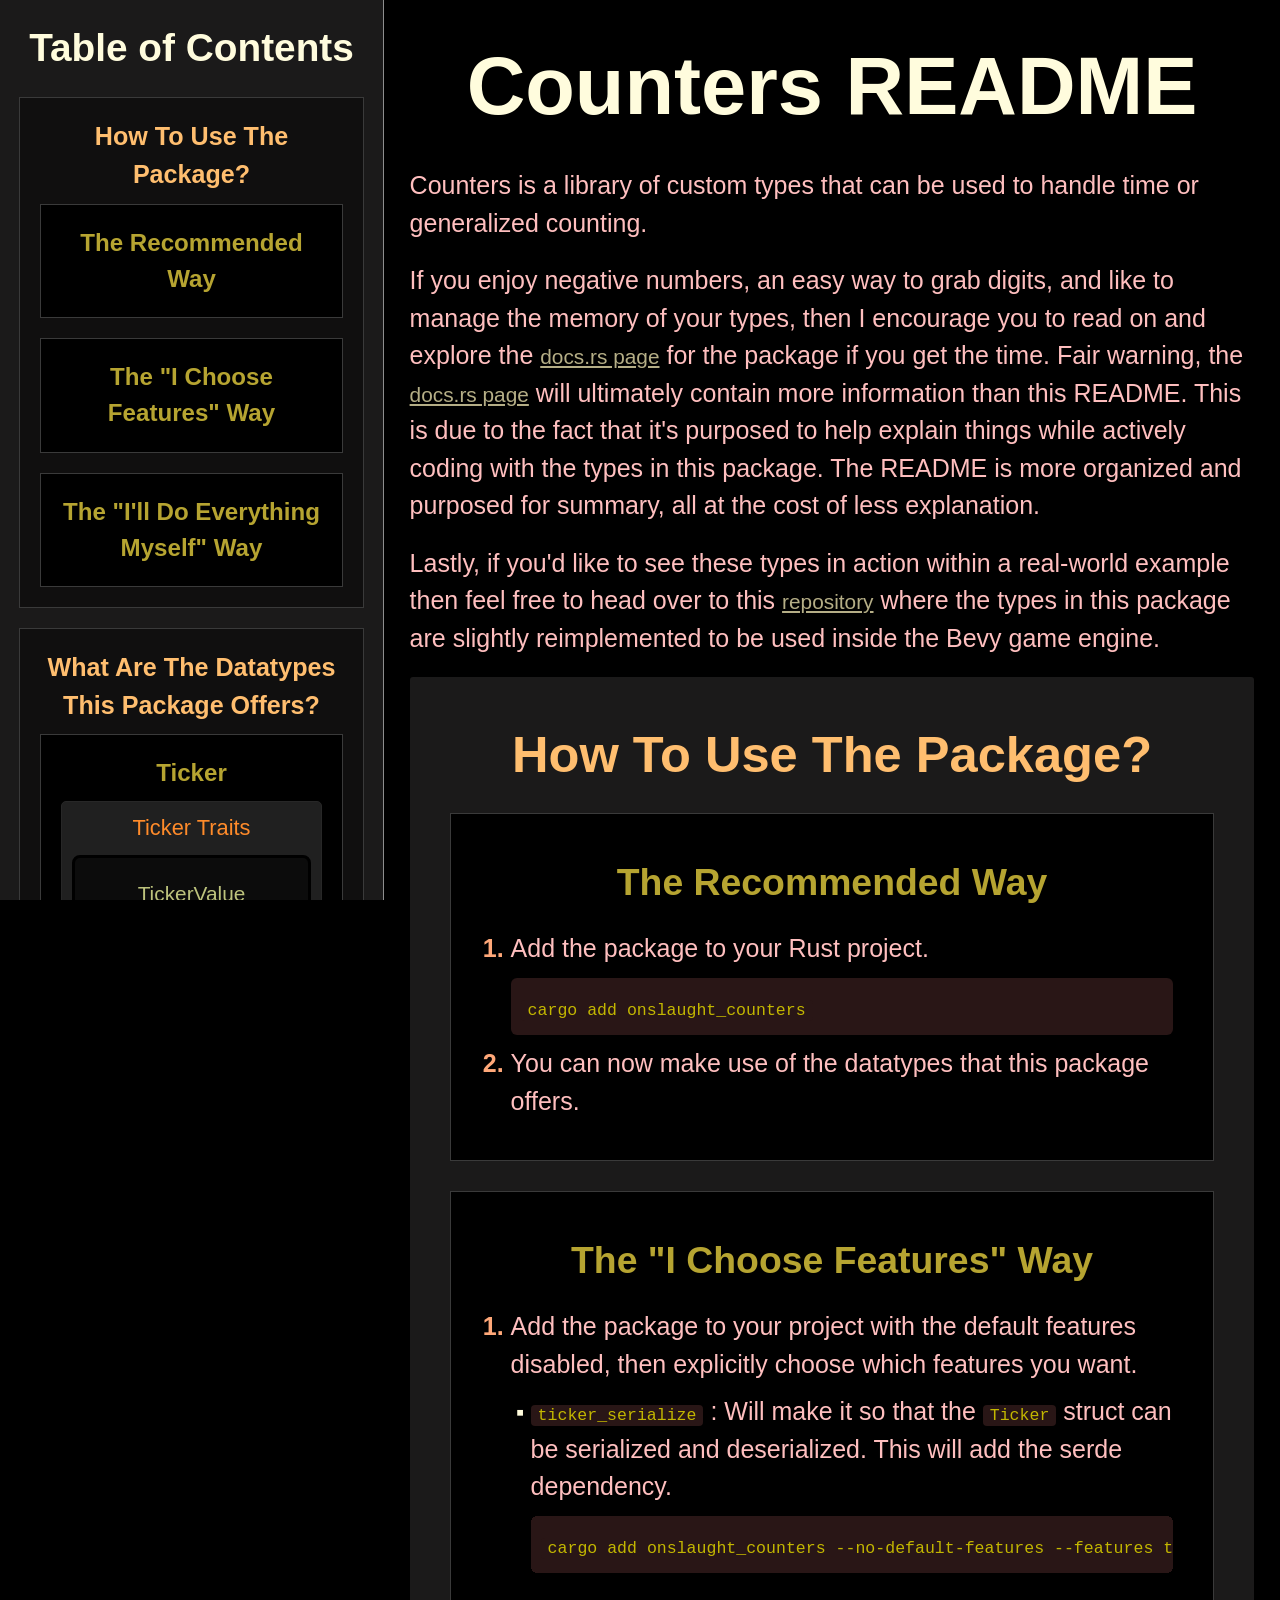
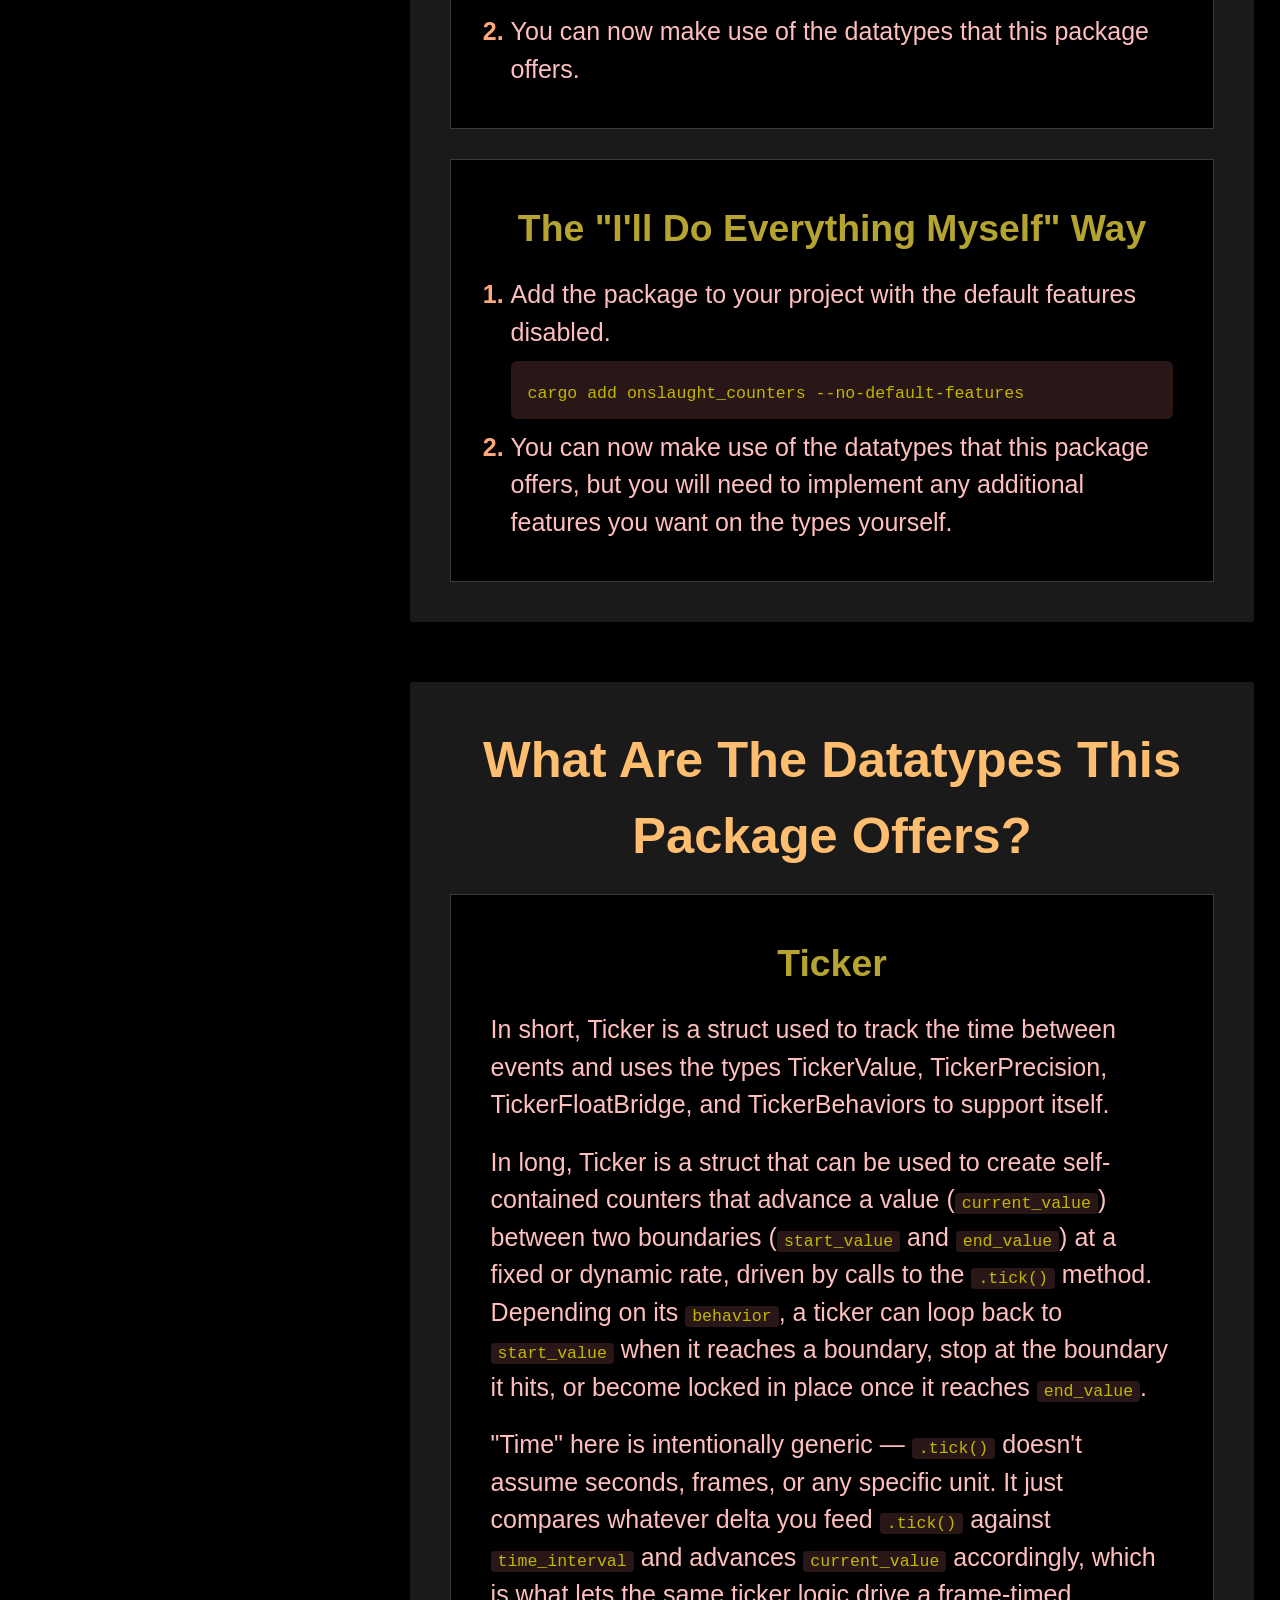
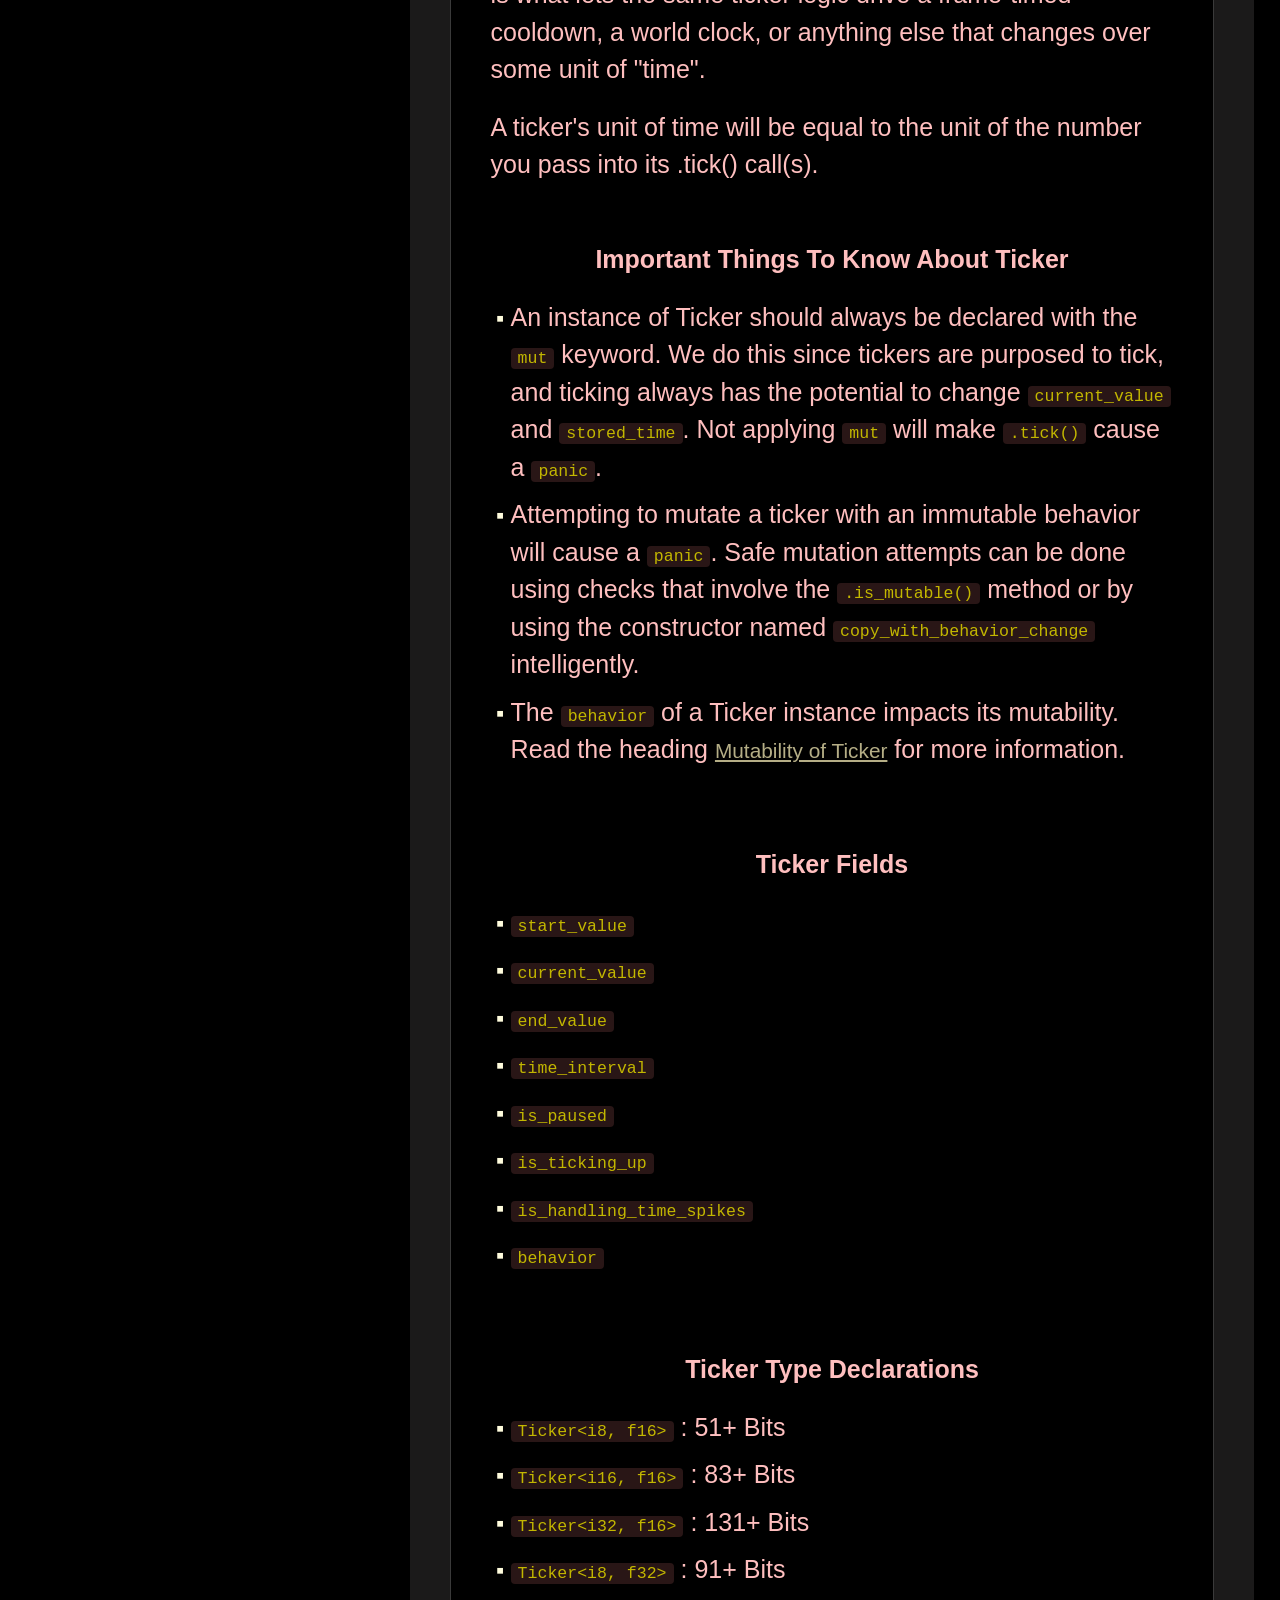
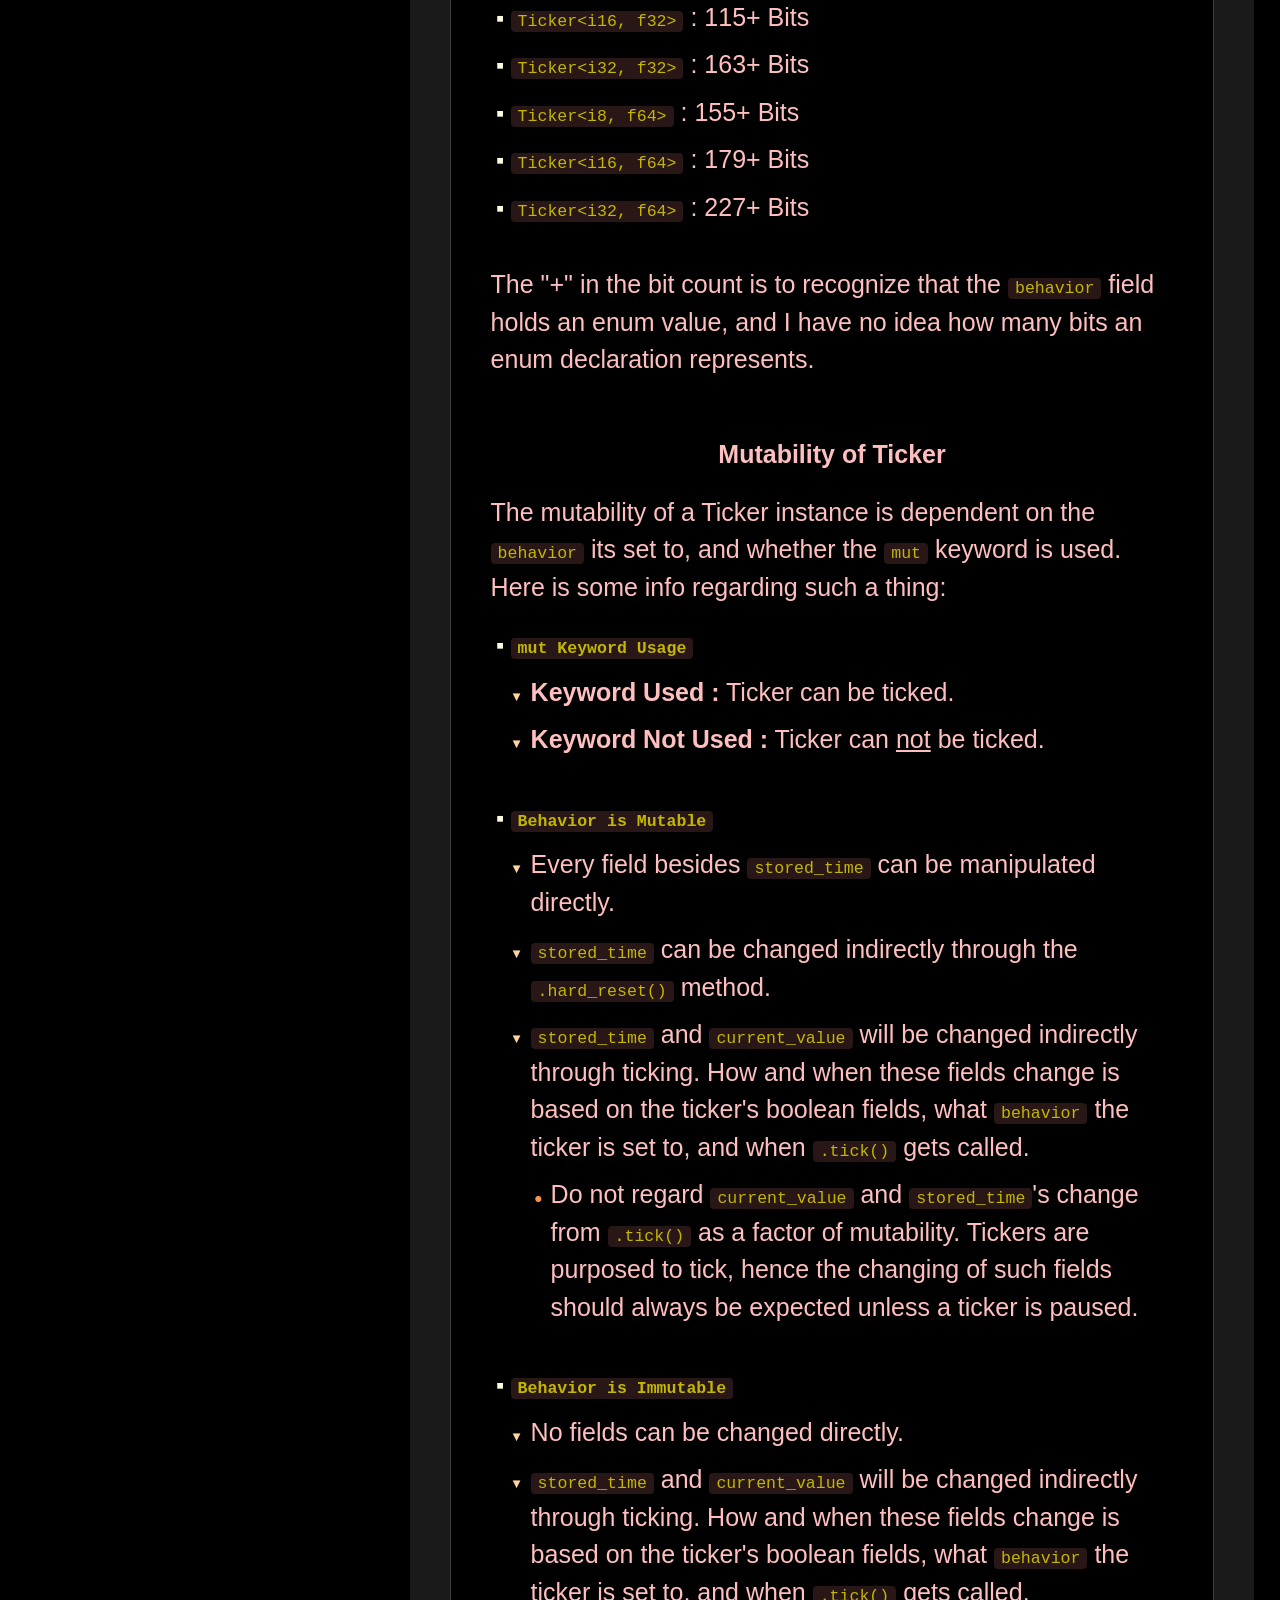
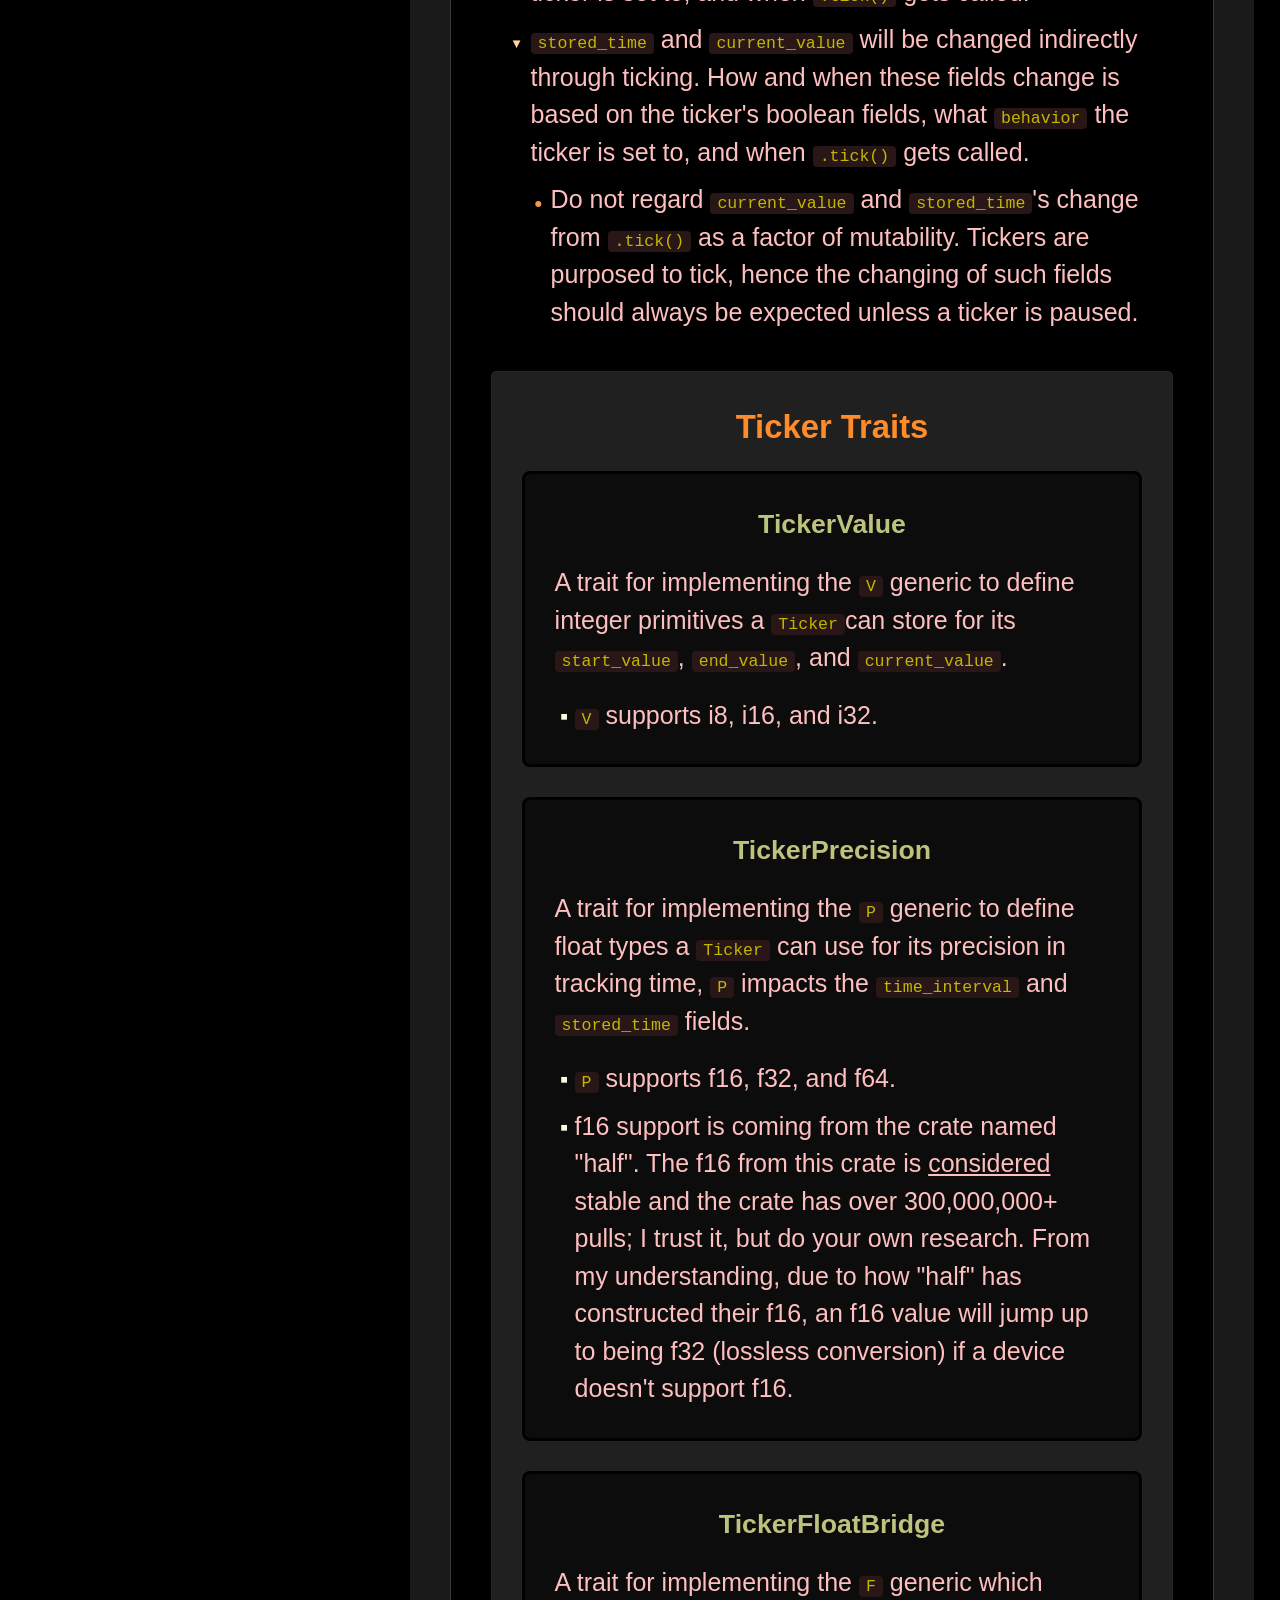
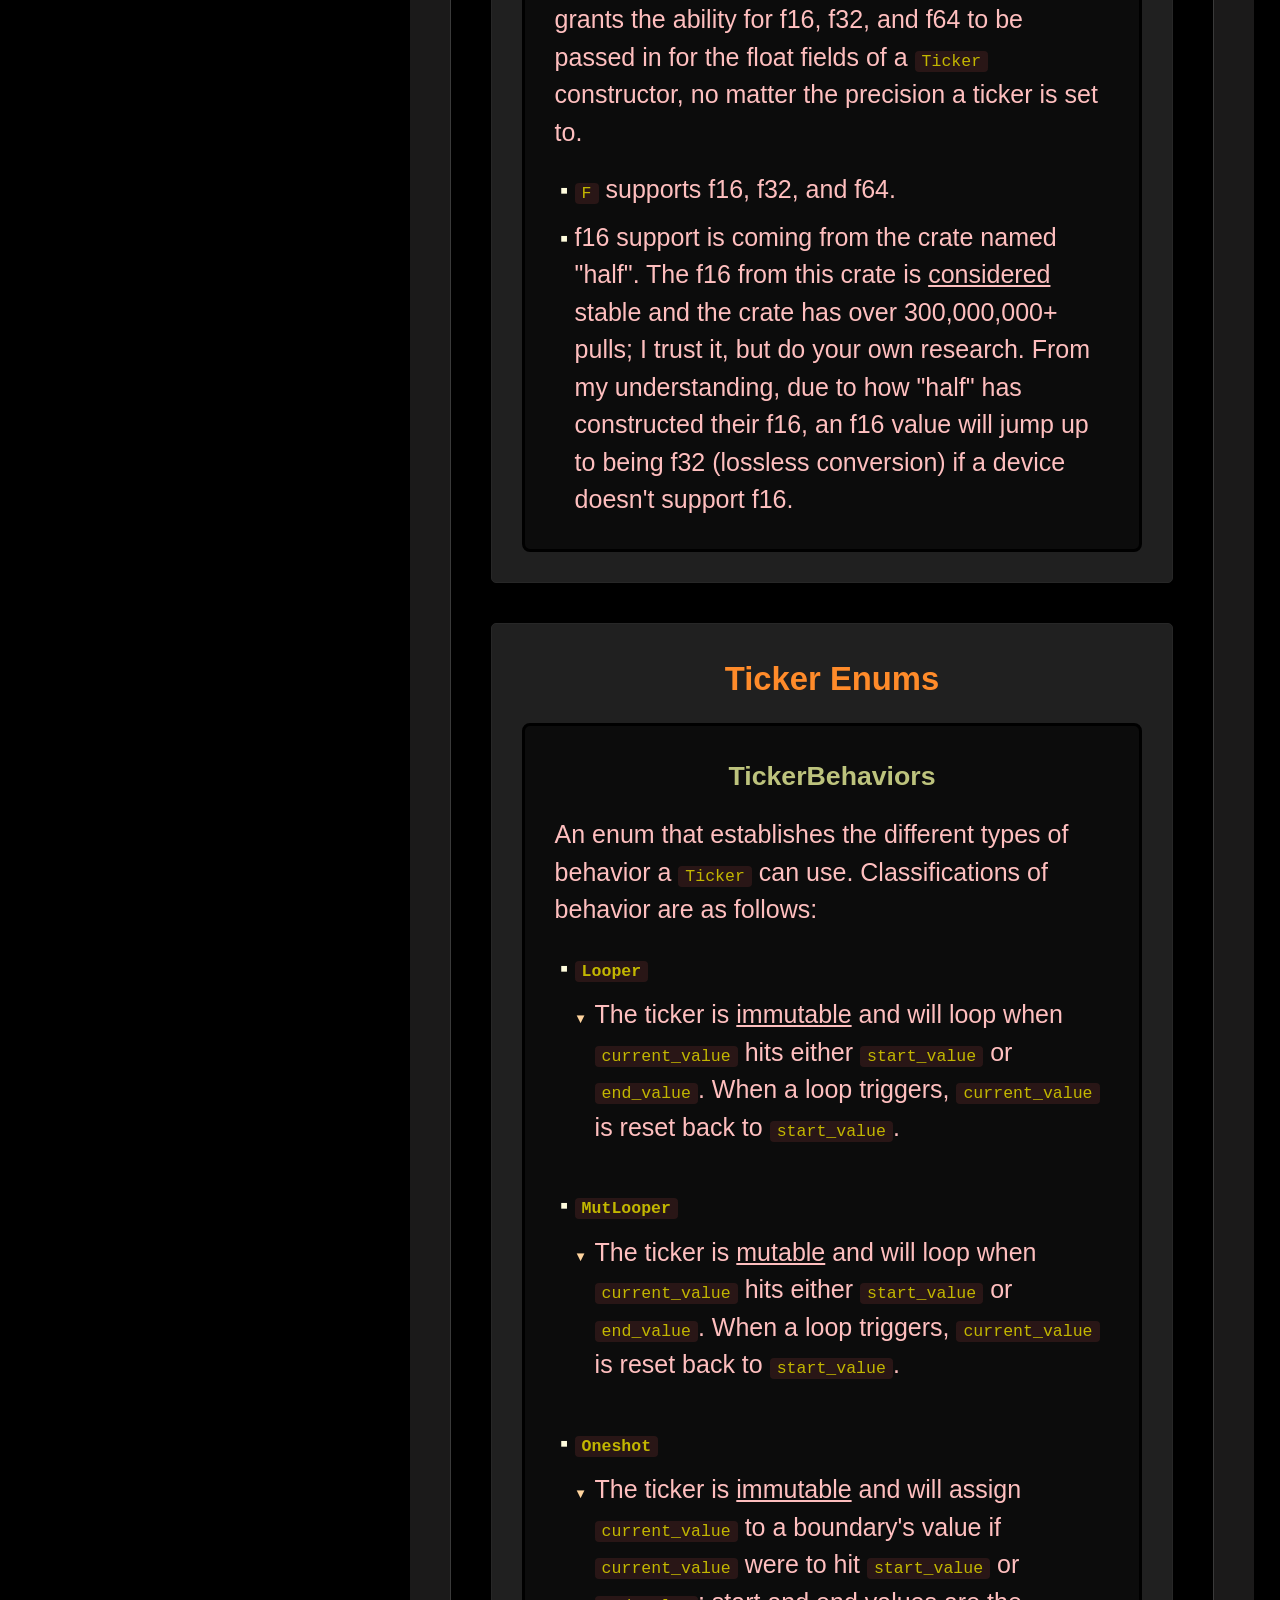
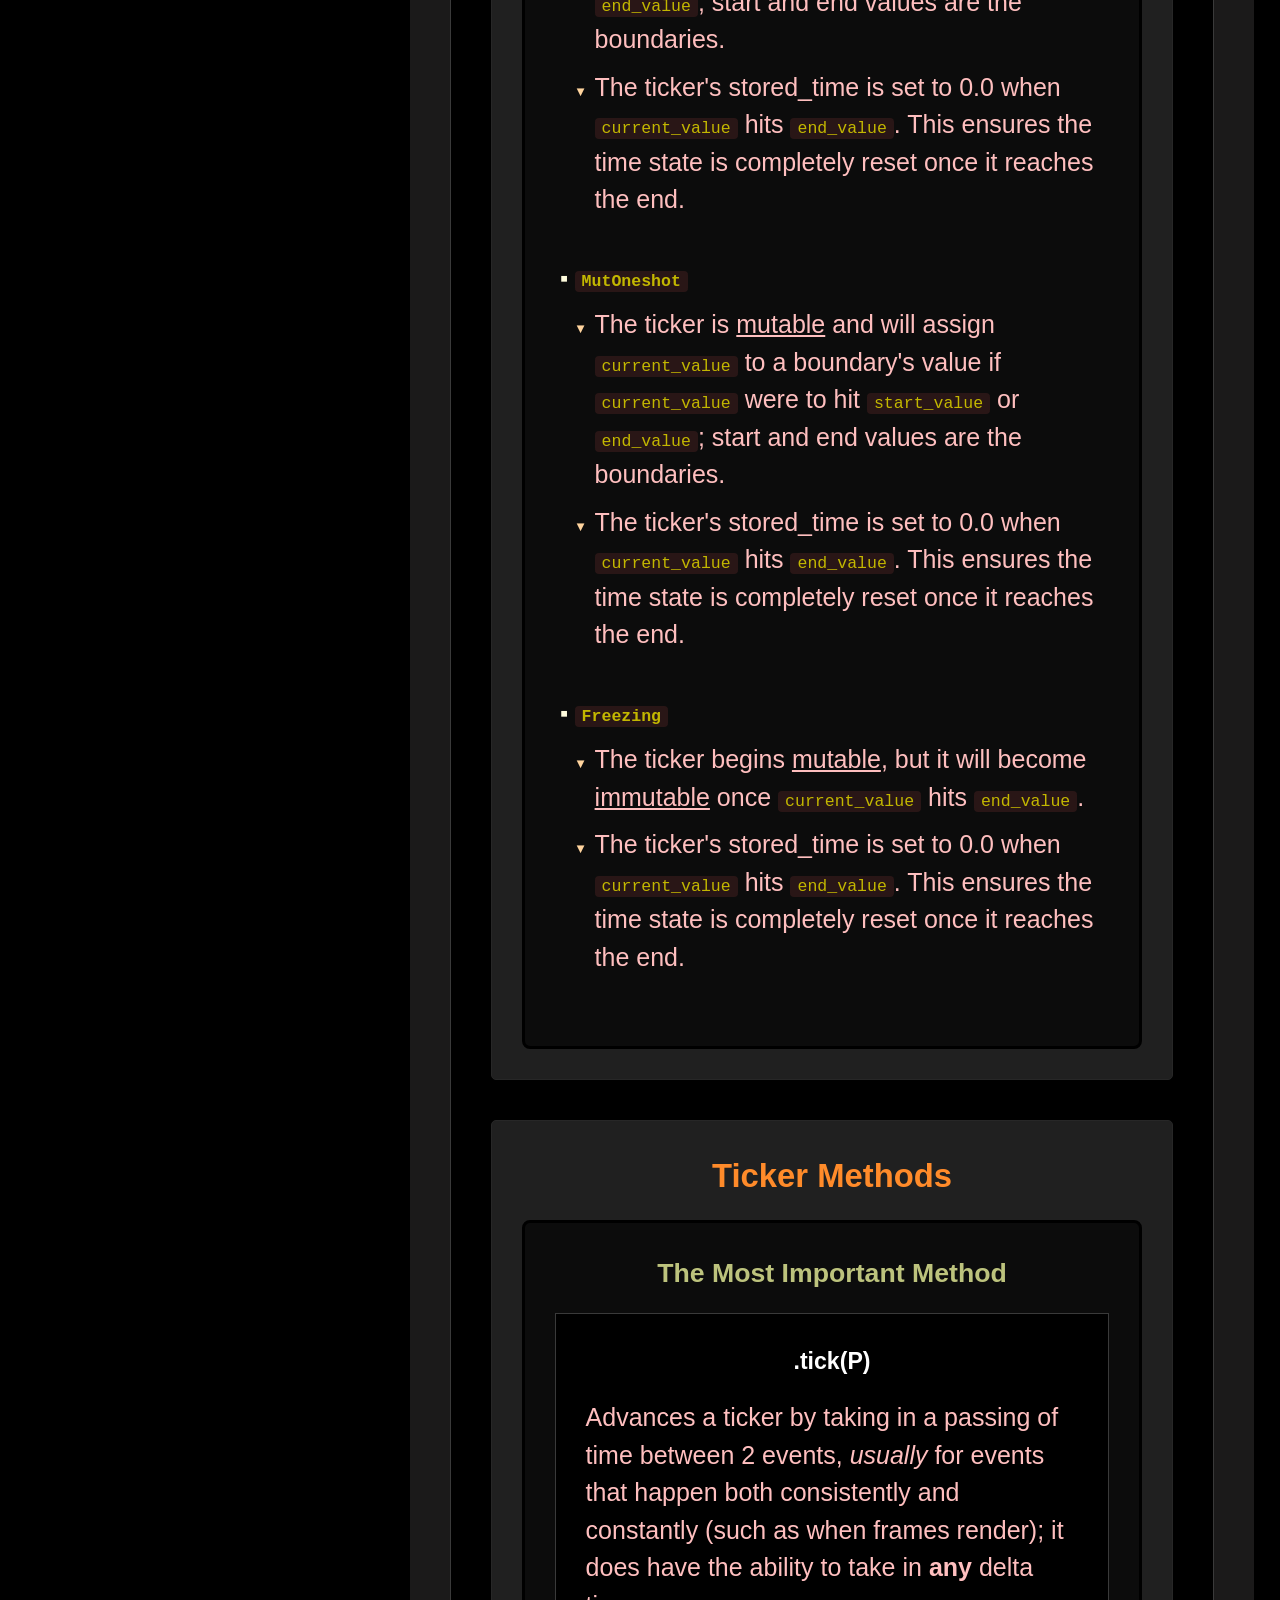
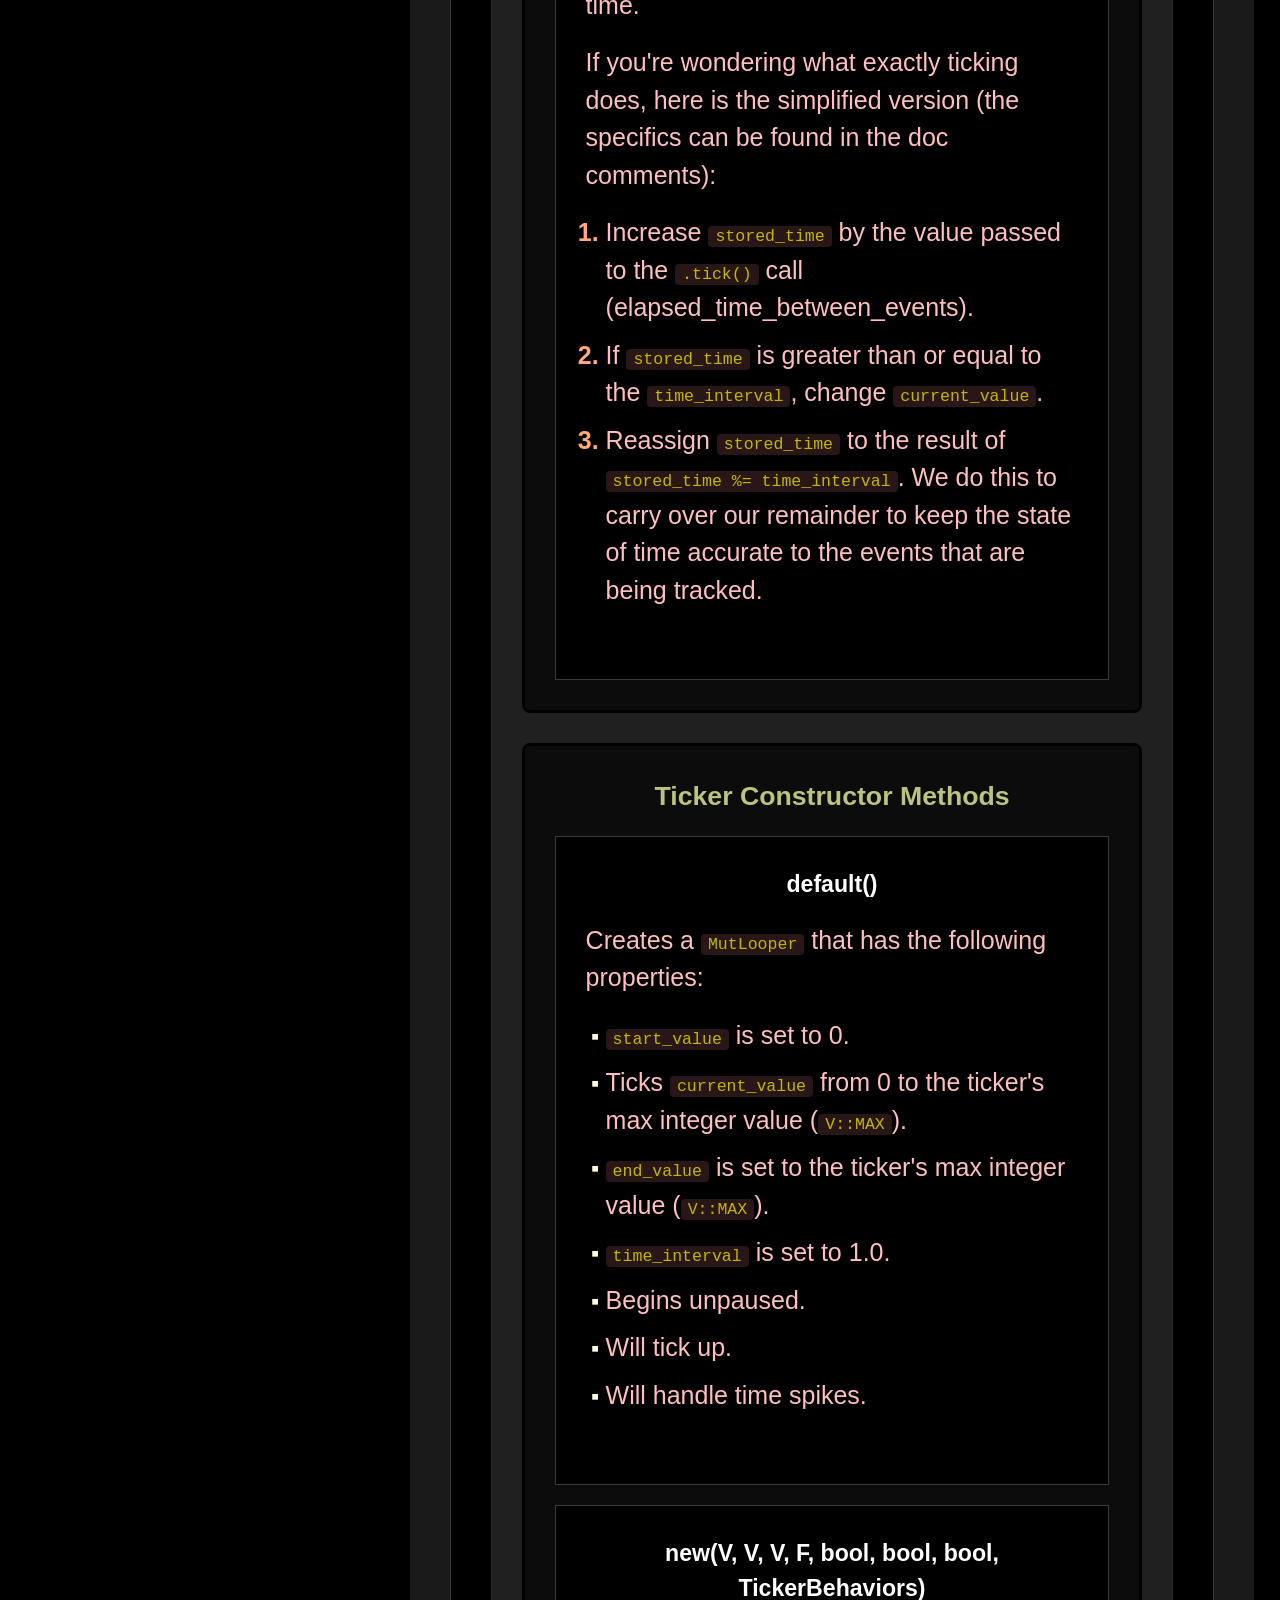
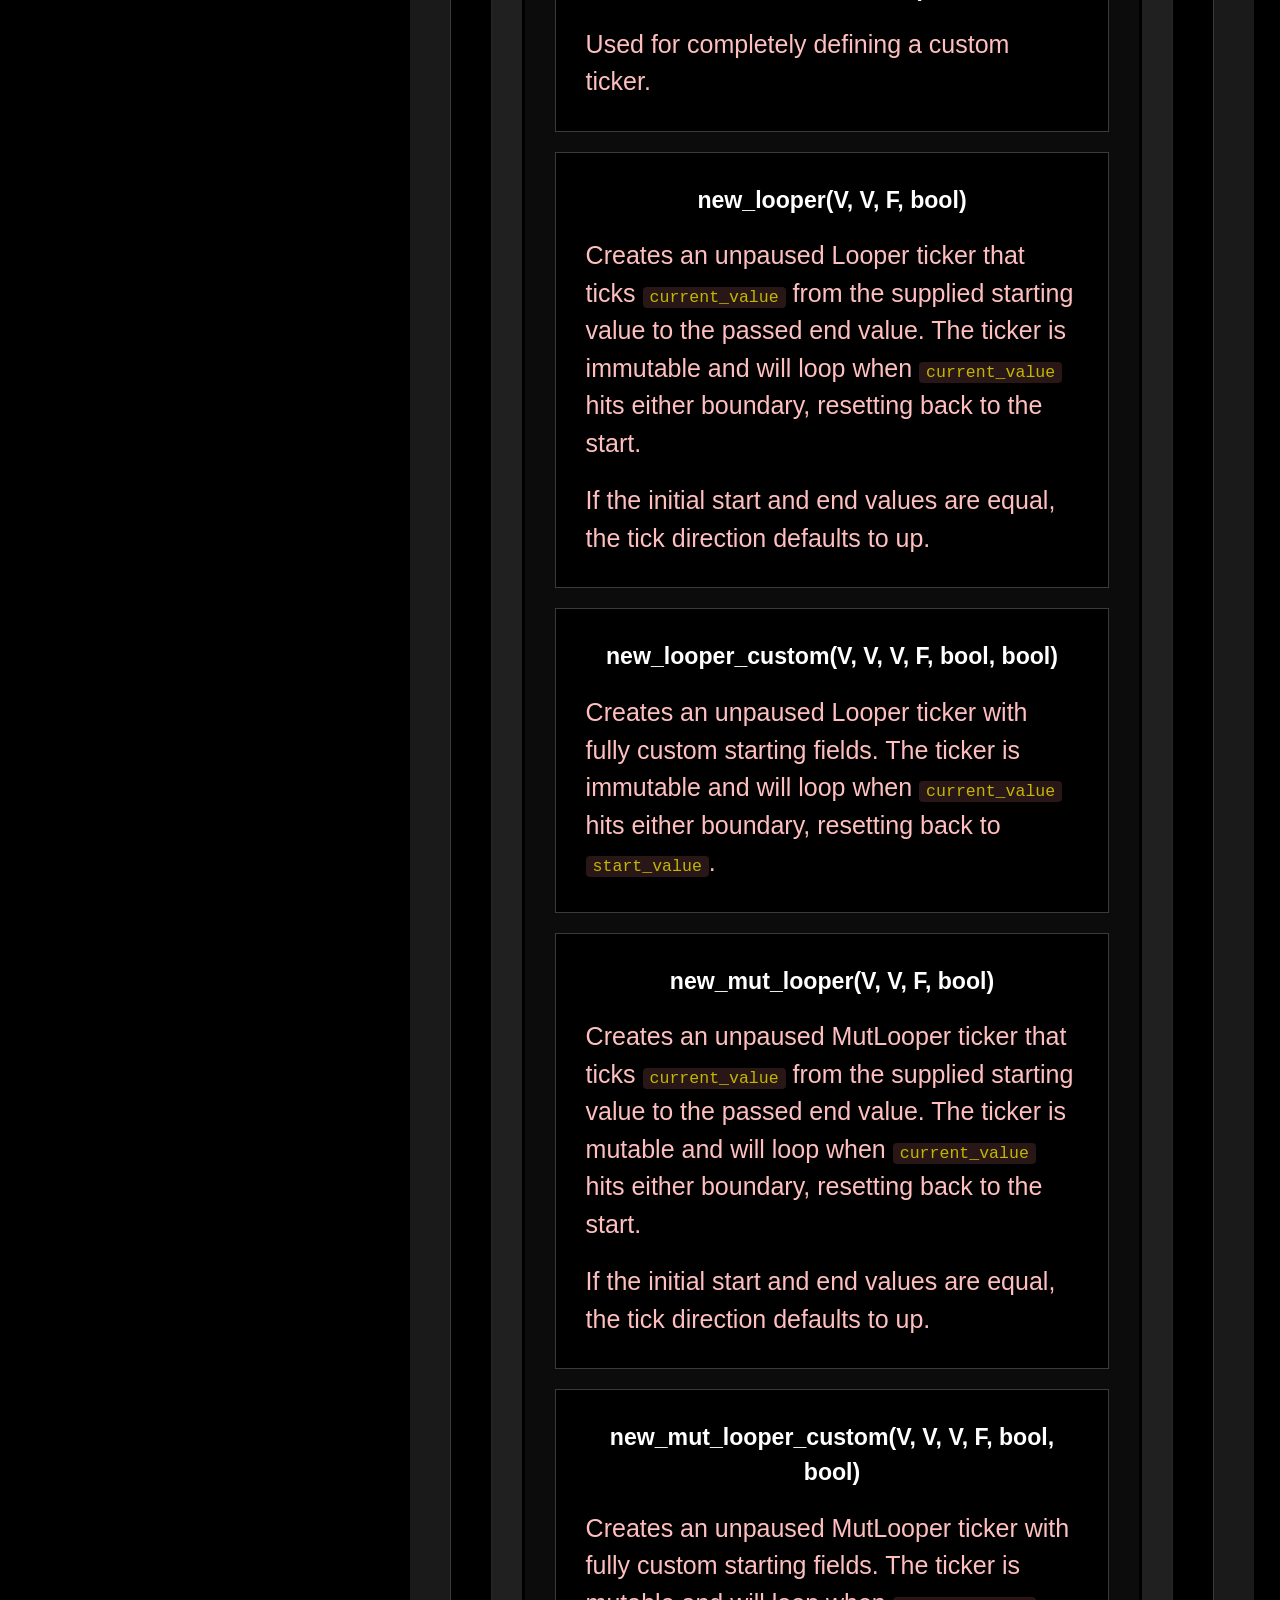
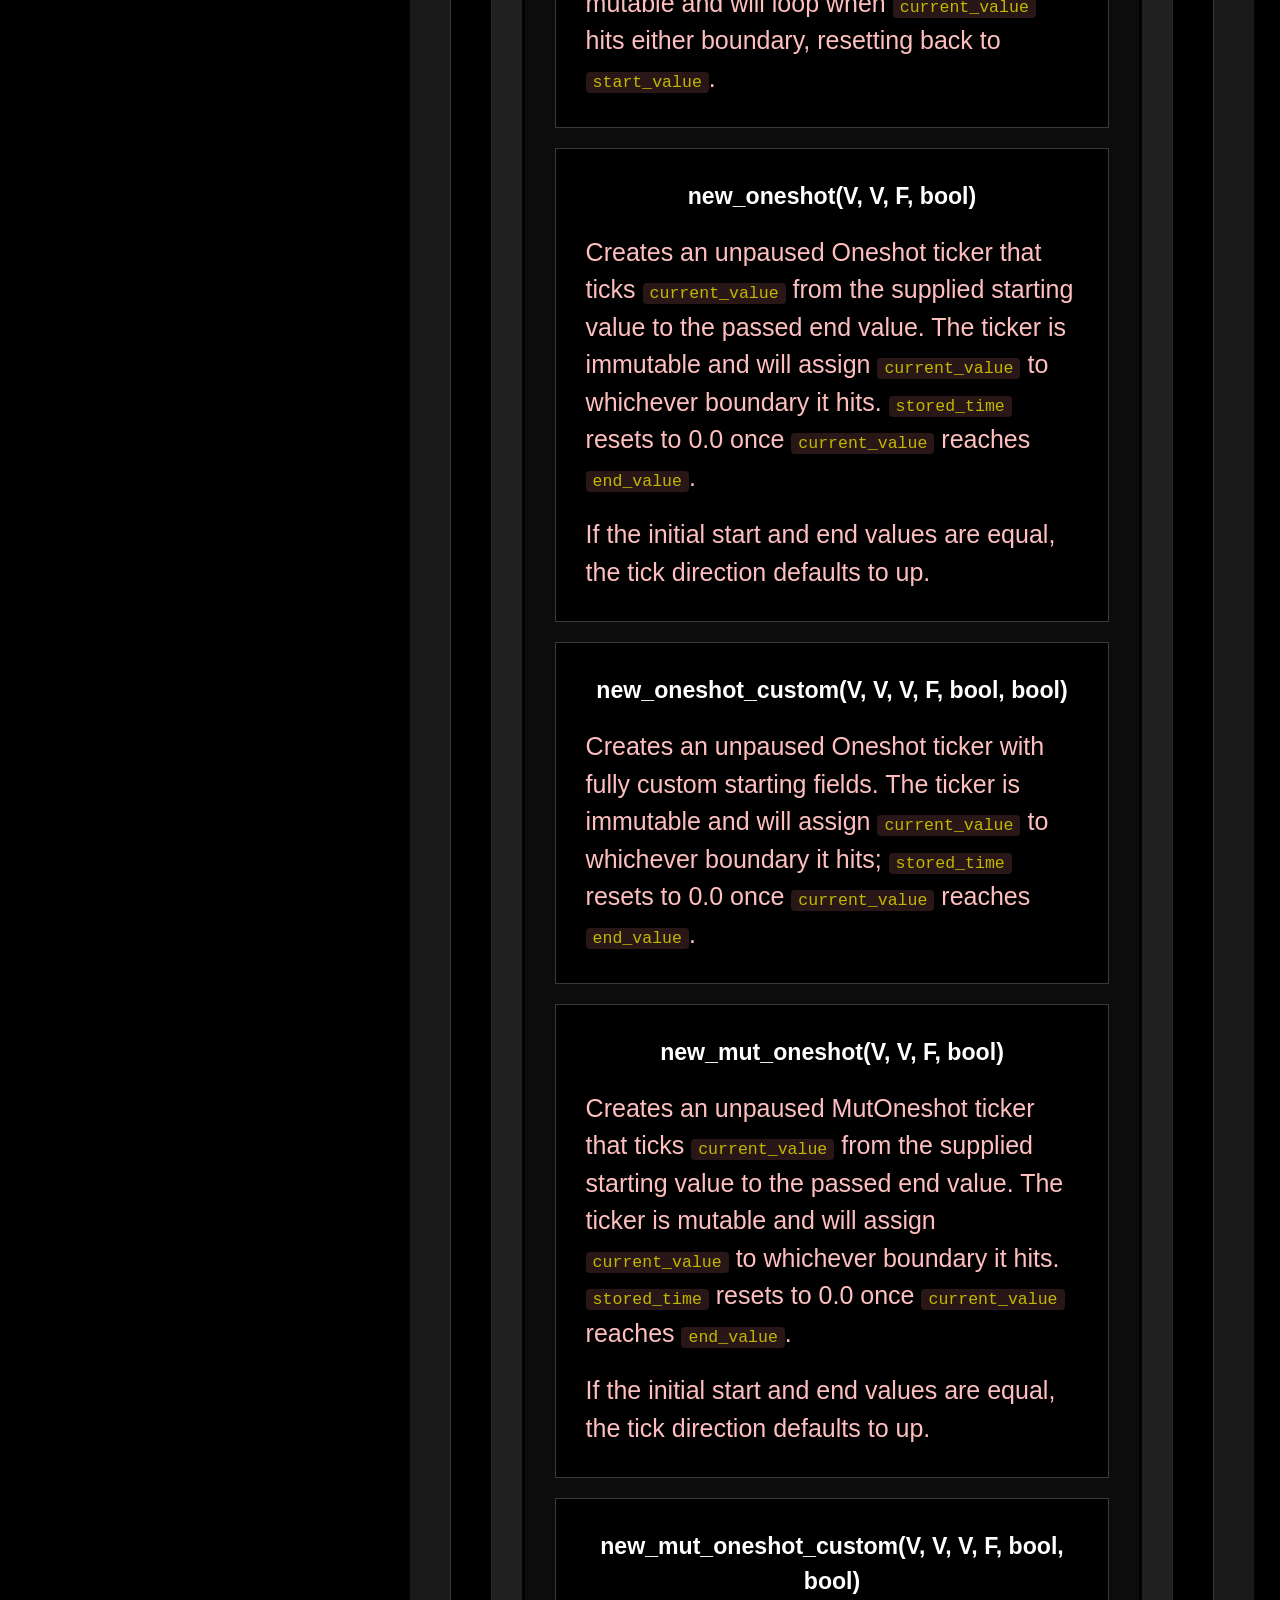
<file: docs/index.html>
<!DOCTYPE html>
<html lang="en">

    <head>
        <meta charset="UTF-8">
        <title>README for Counters</title>
        <link rel="stylesheet" href="readme.css">
    </head>



    <body>

        <!-- ============================================================ -->
        <!-- NAVIGATION                                                   -->
        <!-- ============================================================ -->
        <nav id="navigation">
            <h1 id="navigation_title">Table of Contents</h1>

            <!-- ToC : How To Use The Package-->
            <div class="nav_box_1">
                <a href="#how-to-use-the-package">How To Use The Package?</a>
                <div class="nav_box_2"><a href="#the-recommended-way">The Recommended Way</a></div>
                <div class="nav_box_2"><a href="#the-i-choose-features-way">The "I Choose Features" Way</a></div>
                <div class="nav_box_2"><a href="#the-i-ll-do-everything-myself-way">The "I'll Do Everything Myself" Way</a></div>
            </div>

            <!-- ToC : What Are The Datatypes This Package Offers? -->
            <div class="nav_box_1">
                <a href="#what-are-the-datatypes-this-package-offers">What Are The Datatypes This Package Offers?</a>

                <!-- ToC : Ticker -->
                <div class="nav_box_2">
                    <a href="#ticker">Ticker</a>

                    <!-- ToC : Ticker Traits -->
                    <div class="nav_box_3">
                        <a href="#ticker-traits">Ticker Traits</a>
                        <div class="nav_box_4"><a href="#tickervalue">TickerValue</a></div>
                        <div class="nav_box_4"><a href="#tickerprecision">TickerPrecision</a></div>
                        <div class="nav_box_4"><a href="#tickerfloatbridge">TickerFloatBridge</a></div>
                    </div>

                    <!-- ToC : Ticker Enums -->
                    <div class="nav_box_3">
                        <a href="#ticker-enums">Ticker Enums</a>
                        <div class="nav_box_4"><a href="#tickerbehaviors">TickerBehaviors</a></div>
                    </div>

                    <!-- ToC : Ticker Methods -->
                    <div class="nav_box_3">
                        <a href="#ticker-methods">Ticker Methods</a>

                        <!-- ToC : Ticker Tick Method -->
                        <div class="nav_box_4">
                            <a href="#the-most-important-method">The Most Important Method</a>
                            <div class="nav_box_5"><a href="#tick-p">tick</a></div>
                        </div>

                        <!-- ToC : Ticker Constructor Methods -->
                        <div class="nav_box_4">
                            <a href="#ticker-constructor-methods">Ticker Constructor Methods</a>
                            <div class="nav_box_5"><a href="#default">default()</a></div>
                            <div class="nav_box_5"><a href="#new-v-v-v-f-bool-bool-bool-tickerbehaviors">new</a></div>
                            <div class="nav_box_5"><a href="#new-looper-v-v-f-bool">new_looper</a></div>
                            <div class="nav_box_5"><a href="#new-looper-custom-v-v-v-f-bool-bool">new_looper_custom</a></div>
                            <div class="nav_box_5"><a href="#new-oneshot-v-v-f-bool">new_oneshot</a></div>
                            <div class="nav_box_5"><a href="#new-oneshot-custom-v-v-v-f-bool-bool">new_oneshot_custom</a></div>
                            <div class="nav_box_5"><a href="#new-copy-ticker">new_copy</a></div>
                            <div class="nav_box_5"><a href="#new-copy-with-behavior-change-ticker-tickerbehaviors">new_copy_with_behavior_change</a></div>
                        </div>

                        <!-- ToC : Ticker Getter Methods -->
                        <div class="nav_box_4">
                            <a href="#ticker-getter-methods">Ticker Getter Methods</a>
                            <div class="nav_box_5"><a href="#start-value">start_value</a></div>
                            <div class="nav_box_5"><a href="#current-value">current_value</a></div>
                            <div class="nav_box_5"><a href="#end-value">end_value</a></div>
                            <div class="nav_box_5"><a href="#time-interval">time_interval</a></div>
                            <div class="nav_box_5"><a href="#stored-time">stored_time</a></div>
                            <div class="nav_box_5"><a href="#is-paused">is_paused</a></div>
                            <div class="nav_box_5"><a href="#is-unpaused">is_unpaused</a></div>
                            <div class="nav_box_5"><a href="#is-ticking-up">is_ticking_up</a></div>
                            <div class="nav_box_5"><a href="#is-ticking-down">is_ticking_down</a></div>
                            <div class="nav_box_5"><a href="#is-handling-time-spikes">is_handling_time_spikes</a></div>
                            <div class="nav_box_5"><a href="#behavior">behavior</a></div>
                            <div class="nav_box_5"><a href="#digit">digit</a></div>
                        </div>

                        <!-- ToC : Ticker Setter Methods -->
                        <div class="nav_box_4">
                            <a href="#ticker-setter-methods">Ticker Setter Methods</a>
                            <div class="nav_box_5"><a href="#set-start-value-v">set_start_value</a></div>
                            <div class="nav_box_5"><a href="#set-current-value-v">set_current_value</a></div>
                            <div class="nav_box_5"><a href="#set-end-value-v">set_end_value</a></div>
                            <div class="nav_box_5"><a href="#pause">pause</a></div>
                            <div class="nav_box_5"><a href="#unpause">unpause</a></div>
                            <div class="nav_box_5"><a href="#tick-up">tick_up</a></div>
                            <div class="nav_box_5"><a href="#tick-down">tick_down</a></div>
                            <div class="nav_box_5"><a href="#start-handling-time-spikes">start_handling_time_spikes</a></div>
                            <div class="nav_box_5"><a href="#stop-handling-time-spikes">stop_handling_time_spikes</a></div>
                            <div class="nav_box_5"><a href="#set-behavior-tickerbehaviors">set_behavior</a></div>
                        </div>

                        <!-- ToC : Ticker Equality Methods -->
                        <div class="nav_box_4">
                            <a href="#ticker-equality-methods">Ticker Equality Methods</a>
                            <div class="nav_box_5"><a href="#is-current-at-start">is_current_at_start</a></div>
                            <div class="nav_box_5"><a href="#is-current-at-end">is_current_at_end</a></div>
                            <div class="nav_box_5"><a href="#is-start-at-end">is_start_at_end</a></div>
                        </div>

                        <!-- ToC : Ticker Difference Methods -->
                        <div class="nav_box_4">
                            <a href="#ticker-difference-methods">Ticker Difference Methods</a>
                            <div class="nav_box_5"><a href="#difference-from-start">difference_from_start</a></div>
                            <div class="nav_box_5"><a href="#difference-from-end">difference_from_end</a></div>
                            <div class="nav_box_5"><a href="#difference-between-boundaries">difference_between_boundaries</a></div>
                        </div>

                        <!-- ToC : Ticker Add Methods -->
                        <div class="nav_box_4">
                            <a href="#ticker-sum-methods">Ticker Add Methods</a>
                            <div class="nav_box_5"><a href="#sum-to-start-value-v">sum_to_start_value</a></div>
                            <div class="nav_box_5"><a href="#sum-to-current-value-v">sum_to_current_value</a></div>
                            <div class="nav_box_5"><a href="#sum-to-end-value-v">sum_to_end_value</a></div>
                            <div class="nav_box_5"><a href="#sum-to-time-interval-p">sum_to_time_interval</a></div>
                        </div>

                        <!-- ToC : Ticker Percentage Methods -->
                        <div class="nav_box_4">
                            <a href="#ticker-percentage-methods">Ticker Percentage Methods</a>
                            <div class="nav_box_5"><a href="#percentage-completed">percentage_completed</a></div>
                            <div class="nav_box_5"><a href="#percentage-remaining">percentage_remaining</a></div>
                        </div>

                        <!-- ToC : Ticker Reset Methods -->
                        <div class="nav_box_4">
                            <a href="#ticker-reset-methods">Ticker Reset Methods</a>
                            <div class="nav_box_5"><a href="#soft-reset">soft_reset</a></div>
                            <div class="nav_box_5"><a href="#hard-reset">hard_reset</a></div>
                        </div>

                        <!-- ToC : Ticker Helper Methods -->
                        <div class="nav_box_4">
                            <a href="#ticker-helper-methods">Ticker Helper Methods</a>
                            <div class="nav_box_5"><a href="#is-mutable">is_mutable</a></div>
                            <div class="nav_box_5"><a href="#print-information">print_information</a></div>
                        </div>

                    </div>
                </div>
            </div>
        </nav>



        <div id="page_content">

            <!-- ============================================================ -->
            <!-- INTRODUCTION                                                 -->
            <!-- ============================================================ -->
            <p id="title">Counters README</p>
            <p>Counters is a library of custom types that can be used to handle time or generalized counting.</p>
            <p>If you enjoy negative numbers, an easy way to grab digits, and like to manage the memory of your types, then I encourage you to read on and explore the <a href="https://docs.rs/mirth_engine_tickers" target="_blank" rel="noopener noreferrer">docs.rs page</a> for the package if you get the time.  Fair warning, the <a href="https://docs.rs/mirth_engine_tickers" target="_blank" rel="noopener noreferrer">docs.rs page</a> will ultimately contain more information than this README.  This is due to the fact that it's purposed to help explain things while actively coding with the types in this package.  The README is more organized and purposed for summary, all at the cost of less explanation.</p>
            <p>Lastly, if you'd like to see these types in action within a real-world example then feel free to head over to this <a href="https://github.com/Mirth-Development/mirth_engine_counters" target="_blank" rel="noopener noreferrer">repository</a> where the types in this package are slightly reimplemented to be used inside the Bevy game engine.</p>

            <!-- ============================================================ -->
            <!-- HOW TO USE THE PACKAGE                                       -->
            <!-- ============================================================ -->
            <div class="block_1">
                <h1 id="how-to-use-the-package">How To Use The Package?</h1>

                <!-- The Recommended Way -->
                <div class="block_2">
                    <h2 id="the-recommended-way">The Recommended Way</h2>
                    <ol>
                        <li>Add the package to your Rust project.
                            <pre><code>cargo add onslaught_counters</code></pre>
                        </li>
                        <li>You can now make use of the datatypes that this package offers.</li>
                    </ol>
                </div>

                <!-- The "I Choose Features" Way -->
                <div class="block_2">
                    <h2 id="the-i-choose-features-way">The "I Choose Features" Way</h2>
                    <ol>
                        <li>Add the package to your project with the default features disabled, then explicitly choose which features you want.
                            <ul>
                                <li>
                                    <code class="list_header">ticker_serialize</code> : Will make it so that the <code>Ticker</code> struct can be serialized and deserialized. This will add the serde dependency.
                                    <pre><code>cargo add onslaught_counters --no-default-features --features ticker_serialize</code></pre>
                                </li>
                            </ul>
                        </li>
                        <li>You can now make use of the datatypes that this package offers.</li>
                    </ol>
                </div>

                <!-- The "I'll Do Everything Myself" Way -->
                <div class="block_2">
                    <h2 id="the-i-ll-do-everything-myself-way">The "I'll Do Everything Myself" Way</h2>
                    <ol>
                        <li>Add the package to your project with the default features disabled.
                            <pre><code>cargo add onslaught_counters --no-default-features</code></pre>
                        </li>
                        <li>You can now make use of the datatypes that this package offers, but you will need to implement any additional features you want on the types yourself.</li>
                    </ol>
                </div>

            </div>

            <!-- ============================================================ -->
            <!-- WHAT ARE THE DATATYPES THIS PACKAGE OFFERS?                  -->
            <!-- ============================================================ -->
            <div class="block_1">
                <h1 id="what-are-the-datatypes-this-package-offers">What Are The Datatypes This Package Offers?</h1>

                <!-- Ticker Struct -->
                <div class="block_2">
                    <h2 id="ticker">Ticker</h2>
                    <p>In short, Ticker is a struct used to track the time between events and uses the types TickerValue, TickerPrecision, TickerFloatBridge, and TickerBehaviors to support itself.</p>
                    <p>In long, Ticker is a struct that can be used to create self-contained counters that advance a value (<code>current_value</code>) between two boundaries (<code>start_value</code> and <code>end_value</code>) at a fixed or dynamic rate, driven by calls to the <code>.tick()</code> method. Depending on its <code>behavior</code>, a ticker can loop back to <code>start_value</code> when it reaches a boundary, stop at the boundary it hits, or become locked in place once it reaches <code>end_value</code>.
                    <p>"Time" here is intentionally generic — <code>.tick()</code> doesn't assume seconds, frames, or any specific unit. It just compares whatever delta you feed <code>.tick()</code> against <code>time_interval</code> and advances <code>current_value</code> accordingly, which is what lets the same ticker logic drive a frame-timed cooldown, a world clock, or anything else that changes over some unit of "time".</p>
                    <p>A ticker's unit of time will be equal to the unit of the number you pass into its .tick() call(s).</p>
                    <br>

                    <!-- Important Things To Know About Ticker -->
                    <p id="important-things-to-know-about-ticker" style="text-align: center"><b>Important Things To Know About Ticker</b></p>
                    <ul>
                        <li>An instance of Ticker should always be declared with the <code>mut</code> keyword.  We do this since tickers are purposed to tick, and ticking always has the potential to change <code>current_value</code> and <code>stored_time</code>.  Not applying <code>mut</code> will make <code>.tick()</code> cause a <code>panic</code>.</li>
                        <li>Attempting to mutate a ticker with an immutable behavior will cause a <code>panic</code>.  Safe mutation attempts can be done using checks that involve the <code>.is_mutable()</code> method or by using the constructor named <code>copy_with_behavior_change</code> intelligently.</li>
                        <li>The <code>behavior</code> of a Ticker instance impacts its mutability.  Read the heading <a href="#mutability-of-ticker">Mutability of Ticker</a> for more information.</li>
                    </ul>
                    <br>

                    <!-- Ticker Fields -->
                    <p id="ticker-fields" style="text-align: center"><b>Ticker Fields</b></p>
                    <ul>
                        <li><code>start_value</code></li>
                        <li><code>current_value</code></li>
                        <li><code>end_value</code></li>
                        <li><code>time_interval</code></li>
                        <li><code>is_paused</code></li>
                        <li><code>is_ticking_up</code></li>
                        <li><code>is_handling_time_spikes</code></li>
                        <li><code>behavior</code></li>
                    </ul>
                    <br>

                    <!-- Ticker Type Declarations -->
                    <p id="ticker-type-declarations" style="text-align: center"><b>Ticker Type Declarations</b></p>
                    <ul>
                        <li><code>Ticker&lt;i8, f16&gt;</code> : 51+ Bits</li>
                        <li><code>Ticker&lt;i16, f16&gt;</code> : 83+ Bits</li>
                        <li><code>Ticker&lt;i32, f16&gt;</code> : 131+ Bits</li>
                        <li><code>Ticker&lt;i8, f32&gt;</code> : 91+ Bits</li>
                        <li><code>Ticker&lt;i16, f32&gt;</code> : 115+ Bits</li>
                        <li><code>Ticker&lt;i32, f32&gt;</code> : 163+ Bits</li>
                        <li><code>Ticker&lt;i8, f64&gt;</code> : 155+ Bits</li>
                        <li><code>Ticker&lt;i16, f64&gt;</code> : 179+ Bits</li>
                        <li><code>Ticker&lt;i32, f64&gt;</code> : 227+ Bits</li>
                    </ul>
                    <p>The "+" in the bit count is to recognize that the <code>behavior</code> field holds an enum value, and I have no idea how many bits an enum declaration represents.</p>
                    <br>

                    <!-- Mutability of Ticker -->
                    <p id="mutability-of-ticker" style="text-align: center"><b>Mutability of Ticker</b></p>
                    <p>The mutability of a Ticker instance is dependent on the <code>behavior</code> its set to, and whether the <code>mut</code> keyword is used.  Here is some info regarding such a thing:</p>
                    <ul>
                        <li><b><code>mut Keyword Usage</code></b>
                            <ul>
                                <li><b>Keyword Used :</b> Ticker can be ticked.</li>
                                <li><b>Keyword Not Used :</b> Ticker can <u>not</u> be ticked.</li>
                            </ul>
                        </li>
                        <li><b><code>Behavior is Mutable</code></b>
                            <ul>
                                <li>Every field besides <code>stored_time</code> can be manipulated directly.</li>
                                <li><code>stored_time</code> can be changed indirectly through the <code>.hard_reset()</code> method.</li>
                                <li><code>stored_time</code> and <code>current_value</code> will be changed indirectly through ticking.  How and when these fields change is based on the ticker's boolean fields, what <code>behavior</code> the ticker is set to, and when <code>.tick()</code> gets called.
                                    <ul>
                                        <li>Do not regard <code>current_value</code> and <code>stored_time</code>'s change from <code>.tick()</code> as a factor of mutability.  Tickers are purposed to tick, hence the changing of such fields should always be expected unless a ticker is paused.</li>
                                    </ul>
                                </li>
                            </ul>
                        </li>
                        <li><b><code>Behavior is Immutable</code></b>
                            <ul>
                                <li>No fields can be changed directly.</li>
                                <li><code>stored_time</code> and <code>current_value</code> will be changed indirectly through ticking.  How and when these fields change is based on the ticker's boolean fields, what <code>behavior</code> the ticker is set to, and when <code>.tick()</code> gets called.</li>
                                <li><code>stored_time</code> and <code>current_value</code> will be changed indirectly through ticking.  How and when these fields change is based on the ticker's boolean fields, what <code>behavior</code> the ticker is set to, and when <code>.tick()</code> gets called.
                                    <ul>
                                        <li>Do not regard <code>current_value</code> and <code>stored_time</code>'s change from <code>.tick()</code> as a factor of mutability.  Tickers are purposed to tick, hence the changing of such fields should always be expected unless a ticker is paused.</li>
                                    </ul>
                                </li>
                            </ul>
                        </li>
                    </ul>

                    <!-- Ticker Traits -->
                    <div class="block_3">
                        <h3 id="ticker-traits">Ticker Traits</h3>

                        <!-- TickerValue -->
                        <div class="block_4">
                            <h4 id="tickervalue">TickerValue</h4>
                            <p>A trait for implementing the <code>V</code> generic to define integer primitives a <code>Ticker</code>can store for its <code>start_value</code>, <code>end_value</code>, and <code>current_value</code>.</p>
                            <ul><li><code>V</code> supports i8, i16, and i32.</li></ul>
                        </div>

                        <!-- TickerPrecision -->
                        <div class="block_4">
                            <h4 id="tickerprecision">TickerPrecision</h4>
                            <p>A trait for implementing the <code>P</code> generic to define float types a <code>Ticker</code> can use for its precision in tracking time, <code>P</code> impacts the <code>time_interval</code> and <code>stored_time</code> fields.</p>
                            <ul>
                                <li><code>P</code> supports f16, f32, and f64.</li>
                                <li>f16 support is coming from the crate named "half".  The f16 from this crate is <u>considered</u> stable and the crate has over 300,000,000+ pulls; I trust it, but do your own research.  From my understanding, due to how "half" has constructed their f16, an f16 value will jump up to being f32 (lossless conversion) if a device doesn't support f16.</li>
                            </ul>
                        </div>

                        <!-- TickerFloatBridge -->
                        <div class="block_4">
                            <h4 id="tickerfloatbridge">TickerFloatBridge</h4>
                            <p>A trait for implementing the <code>F</code> generic which grants the ability for f16, f32, and f64 to be passed in for the float fields of a <code>Ticker</code> constructor, no matter the precision a ticker is set to.</p>
                            <ul>
                                <li><code>F</code> supports f16, f32, and f64.</li>
                                <li>f16 support is coming from the crate named "half".  The f16 from this crate is <u>considered</u> stable and the crate has over 300,000,000+ pulls; I trust it, but do your own research.  From my understanding, due to how "half" has constructed their f16, an f16 value will jump up to being f32 (lossless conversion) if a device doesn't support f16.</li>
                            </ul>
                        </div>

                    </div>


                    <!-- Ticker Enums -->
                    <div class="block_3">
                        <h3 id="ticker-enums">Ticker Enums</h3>

                        <!-- TickerBehaviors -->
                        <div class="block_4">
                            <h4 id="tickerbehaviors">TickerBehaviors</h4>
                            <p>An enum that establishes the different types of behavior a <code>Ticker</code> can use.  Classifications of behavior are as follows:</p>
                            <ul>

                                <!-- Looper Behavior -->
                                <li>
                                    <b><code>Looper</code></b>
                                    <ul>
                                        <li>The ticker is <u>immutable</u> and will loop when <code>current_value</code> hits either <code>start_value</code> or <code>end_value</code>.  When a loop triggers, <code>current_value</code> is reset back to <code>start_value</code>.</li>
                                    </ul>
                                </li>

                                <!-- MutLooper Behavior -->
                                <li>
                                    <b><code>MutLooper</code></b>
                                    <ul>
                                        <li>The ticker is <u>mutable</u> and will loop when <code>current_value</code> hits either <code>start_value</code> or <code>end_value</code>.  When a loop triggers, <code>current_value</code> is reset back to <code>start_value</code>.</li>
                                    </ul>
                                </li>

                                <!-- Oneshot Behavior -->
                                <li>
                                    <b><code>Oneshot</code></b>
                                    <ul>
                                        <li>The ticker is <u>immutable</u> and will assign <code>current_value</code> to a boundary's value if <code>current_value</code> were to hit <code>start_value</code> or <code>end_value</code>; start and end values are the boundaries.</li>
                                        <li>The ticker's stored_time is set to 0.0 when <code>current_value</code> hits <code>end_value</code>.  This ensures the time state is completely reset once it reaches the end.</li>
                                    </ul>
                                </li>

                                <!-- MutOneshot Behavior -->
                                <li>
                                    <b><code>MutOneshot</code></b>
                                    <ul>
                                        <li>The ticker is <u>mutable</u> and will assign <code>current_value</code> to a boundary's value if <code>current_value</code> were to hit <code>start_value</code> or <code>end_value</code>; start and end values are the boundaries.</li>
                                        <li>The ticker's stored_time is set to 0.0 when <code>current_value</code> hits <code>end_value</code>.  This ensures the time state is completely reset once it reaches the end.</li>
                                    </ul>
                                </li>

                                <!-- Freezing Behavior -->
                                <li>
                                    <b><code>Freezing</code></b>
                                    <ul>
                                        <li>The ticker begins <u>mutable</u>, but it will become <u>immutable</u> once <code>current_value</code> hits <code>end_value</code>.</li>
                                        <li>The ticker's stored_time is set to 0.0 when <code>current_value</code> hits <code>end_value</code>.  This ensures the time state is completely reset once it reaches the end.</li>
                                    </ul>
                                </li>
                            </ul>
                        </div>
                    </div>


                    <!-- Ticker Methods -->
                    <div class="block_3">
                        <h3 id="ticker-methods">Ticker Methods</h3>

                        <!-- Tick Method -->
                        <div class="block_4">
                            <h4 id="the-most-important-method">The Most Important Method</h4>
                            <div class="block_5">
                                <h5 id="tick-p">.tick(P)</h5>
                                <p>Advances a ticker by taking in a passing of time between 2 events, <i>usually</i> for events that happen both consistently and constantly (such as when frames render); it does have the ability to take in <b>any</b> delta time.</p>
                                <p>If you're wondering what exactly ticking does, here is the simplified version (the specifics can be found in the doc comments):</p>
                                <ol>
                                    <li>Increase <code>stored_time</code> by the value passed to the <code>.tick()</code> call (elapsed_time_between_events).</li>
                                    <li>If <code>stored_time</code> is greater than or equal to the <code>time_interval</code>, change <code>current_value</code>.</li>
                                    <li>Reassign <code>stored_time</code> to the result of <code>stored_time %= time_interval</code>.  We do this to carry over our remainder to keep the state of time accurate to the events that are being tracked.</li>
                                </ol>
                            </div>
                        </div>

                        <!-- Ticker Constructor Methods -->
                        <div class="block_4">
                            <h4 id="ticker-constructor-methods">Ticker Constructor Methods</h4>

                            <!-- default -->
                            <div class="block_5">
                                <h5 id="default">default()</h5>
                                <p>Creates a <code>MutLooper</code> that has the following properties:</p>
                                <ul>
                                    <li><code>start_value</code> is set to 0.</li>
                                    <li>Ticks <code>current_value</code> from 0 to the ticker's max integer value (<code>V::MAX</code>).</li>
                                    <li><code>end_value</code> is set to the ticker's max integer value (<code>V::MAX</code>).</li>
                                    <li><code>time_interval</code> is set to 1.0.</li>
                                    <li>Begins unpaused.</li>
                                    <li>Will tick up.</li>
                                    <li>Will handle time spikes.</li>
                                </ul>
                            </div>

                            <!-- new -->
                            <div class="block_5">
                                <h5 id="new-v-v-v-f-bool-bool-bool-tickerbehaviors">new(V, V, V, F, bool, bool, bool, TickerBehaviors)</h5>
                                <p>Used for completely defining a custom ticker.</p>
                            </div>

                            <!-- new_looper -->
                            <div class="block_5">
                                <h5 id="new-looper-v-v-f-bool">new_looper(V, V, F, bool)</h5>
                                <p>Creates an unpaused Looper ticker that ticks <code>current_value</code> from the supplied starting value to the passed end value. The ticker is immutable and will loop when <code>current_value</code> hits either boundary, resetting back to the start.</p>
                                <p>If the initial start and end values are equal, the tick direction defaults to up.</p>
                            </div>

                            <!-- new_looper_custom -->
                            <div class="block_5">
                                <h5 id="new-looper-custom-v-v-v-f-bool-bool">new_looper_custom(V, V, V, F, bool, bool)</h5>
                                <p>Creates an unpaused Looper ticker with fully custom starting fields. The ticker is immutable and will loop when <code>current_value</code> hits either boundary, resetting back to <code>start_value</code>.</p>
                            </div>

                            <!-- new_mut_looper -->
                            <div class="block_5">
                                <h5 id="new-mut-looper-v-v-f-bool">new_mut_looper(V, V, F, bool)</h5>
                                <p>Creates an unpaused MutLooper ticker that ticks <code>current_value</code> from the supplied starting value to the passed end value. The ticker is mutable and will loop when <code>current_value</code> hits either boundary, resetting back to the start.</p>
                                <p>If the initial start and end values are equal, the tick direction defaults to up.</p>
                            </div>

                            <!-- new_mut_looper_custom -->
                            <div class="block_5">
                                <h5 id="new-mut-looper-custom-v-v-v-f-bool-bool">new_mut_looper_custom(V, V, V, F, bool, bool)</h5>
                                <p>Creates an unpaused MutLooper ticker with fully custom starting fields. The ticker is mutable and will loop when <code>current_value</code> hits either boundary, resetting back to <code>start_value</code>.</p>
                            </div>

                            <!-- new_oneshot -->
                            <div class="block_5">
                                <h5 id="new-oneshot-v-v-f-bool">new_oneshot(V, V, F, bool)</h5>
                                <p>Creates an unpaused Oneshot ticker that ticks <code>current_value</code> from the supplied starting value to the passed end value. The ticker is immutable and will assign <code>current_value</code> to whichever boundary it hits. <code>stored_time</code> resets to 0.0 once <code>current_value</code> reaches <code>end_value</code>.</p>
                                <p>If the initial start and end values are equal, the tick direction defaults to up.</p>
                            </div>

                            <!-- new_oneshot_custom -->
                            <div class="block_5">
                                <h5 id="new-oneshot-custom-v-v-v-f-bool-bool">new_oneshot_custom(V, V, V, F, bool, bool)</h5>
                                <p>Creates an unpaused Oneshot ticker with fully custom starting fields. The ticker is immutable and will assign <code>current_value</code> to whichever boundary it hits; <code>stored_time</code> resets to 0.0 once <code>current_value</code> reaches <code>end_value</code>.</p>
                            </div>

                            <!-- new_mut_oneshot -->
                            <div class="block_5">
                                <h5 id="new-mut-oneshot-v-v-f-bool">new_mut_oneshot(V, V, F, bool)</h5>
                                <p>Creates an unpaused MutOneshot ticker that ticks <code>current_value</code> from the supplied starting value to the passed end value. The ticker is mutable and will assign <code>current_value</code> to whichever boundary it hits. <code>stored_time</code> resets to 0.0 once <code>current_value</code> reaches <code>end_value</code>.</p>
                                <p>If the initial start and end values are equal, the tick direction defaults to up.</p>
                            </div>

                            <!-- new_mut_oneshot_custom -->
                            <div class="block_5">
                                <h5 id="new-mut-oneshot-custom-v-v-v-f-bool-bool">new_mut_oneshot_custom(V, V, V, F, bool, bool)</h5>
                                <p>Creates an unpaused MutOneshot ticker with fully custom starting fields. The ticker is mutable and will assign <code>current_value</code> to whichever boundary it hits; <code>stored_time</code> resets to 0.0 once <code>current_value</code> reaches <code>end_value</code>.</p>
                            </div>

                            <!-- new_freezing -->
                            <div class="block_5">
                                <h5 id="new-freezing-v-v-f-bool">new_freezing(V, V, F, bool)</h5>
                                <p>Creates an unpaused Freezing ticker that ticks <code>current_value</code> from the supplied starting value to the passed end value. The ticker begins mutable but becomes immutable once <code>current_value</code> hits <code>end_value</code>; <code>stored_time</code> resets to 0.0 at that point.</p>
                                <p>If the initial start and end values are equal, the tick direction defaults to up.</p>
                            </div>

                            <!-- new_freezing_custom -->
                            <div class="block_5">
                                <h5 id="new-freezing-custom-v-v-v-f-bool-bool">new_freezing_custom(V, V, V, F, bool, bool)</h5>
                                <p>Creates an unpaused Freezing ticker with fully custom starting fields. The ticker begins mutable but becomes immutable once <code>current_value</code> hits <code>end_value</code>; <code>stored_time</code> resets to 0.0 at that point.</p>
                            </div>

                            <!-- new_copy -->
                            <div class="block_5">
                                <h5 id="new-copy-ticker">new_copy(Ticker)</h5>
                                <p>Creates a copy of a passed ticker.</p>
                            </div>

                            <!-- new_copy_with_behavior_change -->
                            <div class="block_5">
                                <h5 id="new-copy-with-behavior-change-ticker-tickerbehaviors">new_copy_with_behavior_change(Ticker, TickerBehaviors)</h5>
                                <p>Creates a copy of a passed ticker with the only field change being the <code>behavior</code>, which is set to the passed <code>TickerBehaviors</code> value.</p>
                                <p>Useful for safely turning an immutable ticker into a mutable one — copy its values into a new mutable instance, then swap the immutable original out for the copy.</p>
                            </div>

                        </div>



                        <!-- Ticker Getter Methods -->
                        <div class="block_4">
                            <h4 id="ticker-getter-methods">Ticker Getter Methods</h4>

                            <!-- start_value -->
                            <div class="block_5">
                                <h5 id="start-value">.start_value()</h5>
                                <p>Returns the <code>start_value</code> of a ticker.</p>
                            </div>

                            <!-- current_value -->
                            <div class="block_5">
                                <h5 id="current-value">.current_value()</h5>
                                <p>Returns the <code>current_value</code> of a ticker.</p>
                            </div>

                            <!-- end_value -->
                            <div class="block_5">
                                <h5 id="end-value">.end_value()</h5>
                                <p>Returns the <code>end_value</code> of a ticker.</p>
                            </div>

                            <!-- time_interval -->
                            <div class="block_5">
                                <h5 id="time-interval">.time_interval()</h5>
                                <p>Returns the <code>time_interval</code> of a ticker — the amount of time it takes for <code>current_value</code> to increase or decrease by 1.</p>
                                <p>A ticker has no built-in concept of "seconds" or any other unit; <code>time_interval</code> and <code>stored_time</code> are just two numbers compared inside <code>.tick()</code>, and the unit they represent depends entirely on what's passed into <code>.tick()</code>.</p>
                            </div>

                            <!-- stored_time -->
                            <div class="block_5">
                                <h5 id="stored-time">.stored_time()</h5>
                                <p>Returns the <code>stored_time</code> of a ticker — the leftover remainder from the last <code>.tick()</code> call, not the total elapsed time since creation or reset.</p>
                                <p>Mainly useful for debugging, logging, or custom structures that need to inspect or manually carry over a ticker's in-progress timing state.</p>
                            </div>

                            <!-- is_paused -->
                            <div class="block_5">
                                <h5 id="is-paused">.is_paused()</h5>
                                <p>Returns true if the ticker is paused, false otherwise.</p>
                            </div>

                            <!-- is_unpaused -->
                            <div class="block_5">
                                <h5 id="is-unpaused">.is_unpaused()</h5>
                                <p>Returns true if the ticker is unpaused, false otherwise.</p>
                            </div>

                            <!-- is_ticking_up -->
                            <div class="block_5">
                                <h5 id="is-ticking-up">.is_ticking_up()</h5>
                                <p>Returns true if a ticker is set to tick its <code>current_value</code> up, false otherwise.</p>
                            </div>

                            <!-- is_ticking_down -->
                            <div class="block_5">
                                <h5 id="is-ticking-down">.is_ticking_down()</h5>
                                <p>Returns true if a ticker is set to tick its <code>current_value</code> down, false otherwise.</p>
                            </div>

                            <!-- is_handling_time_spikes -->
                            <div class="block_5">
                                <h5 id="is-handling-time-spikes">.is_handling_time_spikes()</h5>
                                <p>Returns true if the ticker can change <code>current_value</code> by any amount greater than or equal to 0 in a single <code>.tick()</code> call, catching up all built-up time at once.</p>
                                <p>Returns false if the ticker can only change <code>current_value</code> by 1 or 0 per <code>.tick()</code> call, no matter how much time has built up between calls.</p>
                            </div>

                            <!-- behavior -->
                            <div class="block_5">
                                <h5 id="behavior">.behavior()</h5>
                                <p>Returns the behavior type of the ticker.</p>
                            </div>

                            <!-- digit -->
                            <div class="block_5">
                                <h5 id="digit">.digit(place: i32)</h5>
                                <p>Returns the digit at the given decimal place of <code>current_value</code>, where <code>place</code> is 1-indexed from the right (ones place = 1, tens place = 2, hundreds place = 3, etc.), up to <code>place = 10</code> (billions place).</p>
                                <p>Will always return a positive value if the digit exists, otherwise <code>None</code> is returned.</p>
                            </div>

                        </div>



                        <!-- Ticker Setter Methods -->
                        <div class="block_4">
                            <h4 id="ticker-setter-methods">Ticker Setter Methods</h4>

                            <!-- set_start_value -->
                            <div class="block_5">
                                <h5 id="set-start-value-v">.set_start_value(V)</h5>
                                <p>Changes <code>start_value</code> to the passed value.</p>
                                <p>If the new <code>start_value</code> shifts the valid range such that <code>current_value</code> is left outside the boundaries, <code>current_value</code> is automatically clamped to the nearest valid edge. <code>start_value</code> itself cannot go outside <code>V::MIN</code> to <code>V::MAX</code> and will be clamped down if it does.</p>
                            </div>

                            <!-- set_current_value -->
                            <div class="block_5">
                                <h5 id="set-current-value-v">.set_current_value(V)</h5>
                                <p>Changes <code>current_value</code> to the passed value.</p>
                                <p><code>current_value</code> cannot go outside the range that <code>start_value</code> and <code>end_value</code> create and will be clamped down if it does.</p>
                            </div>

                            <!-- set_end_value -->
                            <div class="block_5">
                                <h5 id="set-end-value-v">.set_end_value(V)</h5>
                                <p>Changes <code>end_value</code> to the passed value.</p>
                                <p>If the new <code>end_value</code> shifts the valid range such that <code>current_value</code> is left outside the boundaries, <code>current_value</code> is automatically clamped to the nearest valid edge. <code>end_value</code> itself cannot go outside <code>V::MIN</code> to <code>V::MAX</code> and will be clamped down if it does.</p>
                            </div>

                            <!-- pause -->
                            <div class="block_5">
                                <h5 id="pause">.pause()</h5>
                                <p>Prevents <code>.tick()</code> calls on a ticker from doing their job.</p>
                            </div>

                            <!-- pause -->
                            <div class="block_5">
                                <h5 id="unpause">.unpause()</h5>
                                <p>Allows <code>.tick()</code> calls on a ticker to do their job.</p>
                            </div>

                            <!-- tick_up -->
                            <div class="block_5">
                                <h5 id="tick-up">.tick_up()</h5>
                                <p>Causes the ticker's <code>current_value</code> to count up.</p>
                            </div>

                            <!-- tick_down -->
                            <div class="block_5">
                                <h5 id="tick-down">.tick_down()</h5>
                                <p>Causes the ticker's <code>current_value</code> to count down.</p>
                            </div>

                            <!-- start_handling_time_spikes -->
                            <div class="block_5">
                                <h5 id="start-handling-time-spikes">.start_handling_time_spikes()</h5>
                                <p>Makes it so that <code>.tick()</code> calls on a ticker add or subtract all built-up integer time since the last <code>.tick()</code> call to <code>current_value</code> (direction depends on <code>is_ticking_up</code>), with any floating remainder carried over into <code>stored_time</code> for the next call.</p>
                            </div>

                            <!-- stop_handling_time_spikes -->
                            <div class="block_5">
                                <h5 id="stop-handling-time-spikes">.stop_handling_time_spikes()</h5>
                                <p>Makes it so that <code>.tick()</code> calls on a ticker only add or subtract 1 to <code>current_value</code> (direction depends on <code>is_ticking_up</code>), no matter how much time has built up between calls.</p>
                            </div>

                            <!-- set_behavior -->
                            <div class="block_5">
                                <h5 id="set-behavior-tickerbehaviors">.set_behavior(TickerBehaviors)</h5>
                                <p>Switches the behavior of a ticker to the passed <code>TickerBehaviors</code> type.</p>
                                <p>Does not work for tickers with immutable behavior — use <code>new_copy_with_behavior_change</code> to simulate switching an immutable ticker to mutable behavior, then substitute the copy in for the original.</p>
                            </div>

                        </div>



                        <!-- Ticker Equality Methods -->
                        <div class="block_4">
                            <h4 id="ticker-equality-methods">Ticker Equality Methods</h4>

                            <!-- is_current_at_start -->
                            <div class="block_5">
                                <h5 id="is-current-at-start">.is_current_at_start()</h5>
                                <p>Returns true if <code>current_value</code> and <code>start_value</code> are equal to one another, false otherwise.</p>
                                <p>Useful in oneshot tickers that count down to <code>start_value</code> to determine if the oneshot is finished.</p>
                            </div>

                            <!-- is_current_at_end -->
                            <div class="block_5">
                                <h5 id="is-current-at-end">.is_current_at_end()</h5>
                                <p>Returns true if <code>current_value</code> and <code>end_value</code> are equal to one another, false otherwise.</p>
                                <p>Useful in oneshot tickers that count up to <code>end_value</code> to determine if the oneshot is finished.</p>
                            </div>

                            <!-- is_start_at_end -->
                            <div class="block_5">
                                <h5 id="is-start-at-end">.is_start_at_end()</h5>
                                <p>Returns true if <code>start_value</code> and <code>end_value</code> are equal to one another, false otherwise.</p>
                                <p>This is mainly useful when the bounds of a mutable ticker are slowly tightening and you need to detect when they've finally met.</p>
                            </div>

                        </div>



                        <!-- Ticker Difference Methods -->
                        <div class="block_4">
                            <h4 id="ticker-difference-methods">Ticker Difference Methods</h4>

                            <!-- difference_from_start -->
                            <div class="block_5">
                                <h5 id="difference-from-start">.difference_from_start()</h5>
                                <p>Returns the difference between <code>current_value</code> and <code>start_value</code>. Will only return positive numbers, including 0.</p>
                            </div>

                            <!-- difference_from_end -->
                            <div class="block_5">
                                <h5 id="difference-from-end">.difference_from_end()</h5>
                                <p>Returns the difference between <code>current_value</code> and <code>end_value</code>. Will only return positive numbers, including 0.</p>
                            </div>

                            <!-- difference_between_boundaries -->
                            <div class="block_5">
                                <h5 id="difference-between-boundaries">.difference_between_boundaries()</h5>
                                <p>Returns the difference between <code>start_value</code> and <code>end_value</code>. Will only return positive numbers, including 0.</p>
                            </div>

                        </div>



                        <!-- Ticker Sum Methods -->
                        <div class="block_4">
                            <h4 id="ticker-sum-methods">Ticker Sum Methods</h4>

                            <!-- sum_to_start_value -->
                            <div class="block_5">
                                <h5 id="sum-to-start-value-v">.sum_to_start_value(V)</h5>
                                <p>Adds to the <code>start_value</code> of the ticker by the passed value; negatives subtract. The result will never overflow or wrap, staying within <code>V::MIN</code> to <code>V::MAX</code> (inclusive).</p>
                                <p>If the new <code>start_value</code> shifts the valid range such that <code>current_value</code> is left outside the boundaries, <code>current_value</code> is automatically clamped to the nearest valid edge.</p>
                            </div>

                            <!-- sum_to_current_value -->
                            <div class="block_5">
                                <h5 id="sum-to-current-value-v">.sum_to_current_value(V)</h5>
                                <p>Adds to the <code>current_value</code> of the ticker by the passed value; negatives subtract. The result will never overflow or wrap, staying within <code>start_value</code> to <code>end_value</code> (inclusive).</p>
                            </div>

                            <!-- sum_to_end_value -->
                            <div class="block_5">
                                <h5 id="sum-to-end-value-v">.sum_to_end_value(V)</h5>
                                <p>Adds to the <code>end_value</code> of the ticker by the passed value; negatives subtract. The result will never overflow or wrap, staying within <code>V::MIN</code> to <code>V::MAX</code> (inclusive).</p>
                                <p>If the new <code>end_value</code> shifts the valid range such that <code>current_value</code> is left outside the boundaries, <code>current_value</code> is automatically clamped to the nearest valid edge.</p>
                            </div>

                            <!-- sum_to_time_interval -->
                            <div class="block_5">
                                <h5 id="sum-to-time-interval-p">.sum_to_time_interval(P)</h5>
                                <p>Adds to the <code>time_interval</code> of the ticker by the passed value; negatives subtract. <code>time_interval</code> can never be 0, negative, or exceed <code>P::MAX</code>, since that would cause <code>.tick()</code> to produce erratic values.</p>
                                <p>This cannot be used to flip a ticker's tick direction — use <code>.tick_up()</code> or <code>.tick_down()</code> for that instead.</p>
                            </div>

                        </div>



                        <!-- Ticker Percentage Methods -->
                        <div class="block_4">
                            <h4 id="ticker-percentage-methods">Ticker Percentage Methods</h4>

                            <!-- percentage_completed -->
                            <div class="block_5">
                                <h5 id="percentage-completed">.percentage_completed()</h5>
                                <p>Returns the exact percentage of completion from <code>start_value</code> to <code>end_value</code> as a float.</p>
                                <p>A value of <code>0.0</code> means <code>current_value</code> is at <code>start_value</code>, and <code>1.0</code> means it's at <code>end_value</code>. Returns <code>None</code> if <code>start_value</code> and <code>end_value</code> are equal.</p>
                            </div>

                            <!-- percentage_remaining -->
                            <div class="block_5">
                                <h5 id="percentage-remaining">.percentage_remaining()</h5>
                                <p>Returns the remaining percentage needed to reach <code>end_value</code> as a float.</p>
                                <p>A value of <code>0.0</code> means <code>current_value</code> is at <code>end_value</code>, and <code>1.0</code> means it's at <code>start_value</code>. Returns <code>None</code> if <code>start_value</code> and <code>end_value</code> are equal.</p>
                            </div>
                        </div>



                        <!-- Ticker Reset Methods -->
                        <div class="block_4">
                            <h4 id="ticker-reset-methods">Ticker Reset Methods</h4>

                            <!-- soft_reset -->
                            <div class="block_5">
                                <h5 id="soft-reset">.soft_reset()</h5>
                                <p>Resets <code>current_value</code> back to <code>start_value</code>.</p>
                            </div>

                            <!-- hard_reset -->
                            <div class="block_5">
                                <h5 id="hard-reset">.hard_reset()</h5>
                                <p>Resets <code>current_value</code> back to <code>start_value</code> and zeroes out <code>stored_time</code>. Best used when you want to completely wipe whatever has been accumulated, including the timing state.</p>
                                <p>If you need to carry over the timing remainder from the last <code>.tick()</code>, do not use this.</p>
                            </div>

                        </div>



                        <!-- Ticker Helper Methods -->
                        <div class="block_4">
                            <h4 id="ticker-helper-methods">Ticker Helper Methods</h4>

                            <!-- is_mutable -->
                            <div class="block_5">
                                <h5 id="is-mutable">.is_mutable()</h5>
                                <p>Returns true if the <code>behavior</code> of a ticker is mutable, false otherwise.</p>
                            </div>

                            <!-- print_information -->
                            <div class="block_5">
                                <h5 id="print-information">.print_information()</h5>
                                <p>Prints out all the fields and their values of a ticker.</p>
                            </div>

                        </div>

                    </div>

                </div>
            </div>

        </div>
    </body>
</html>
</file>
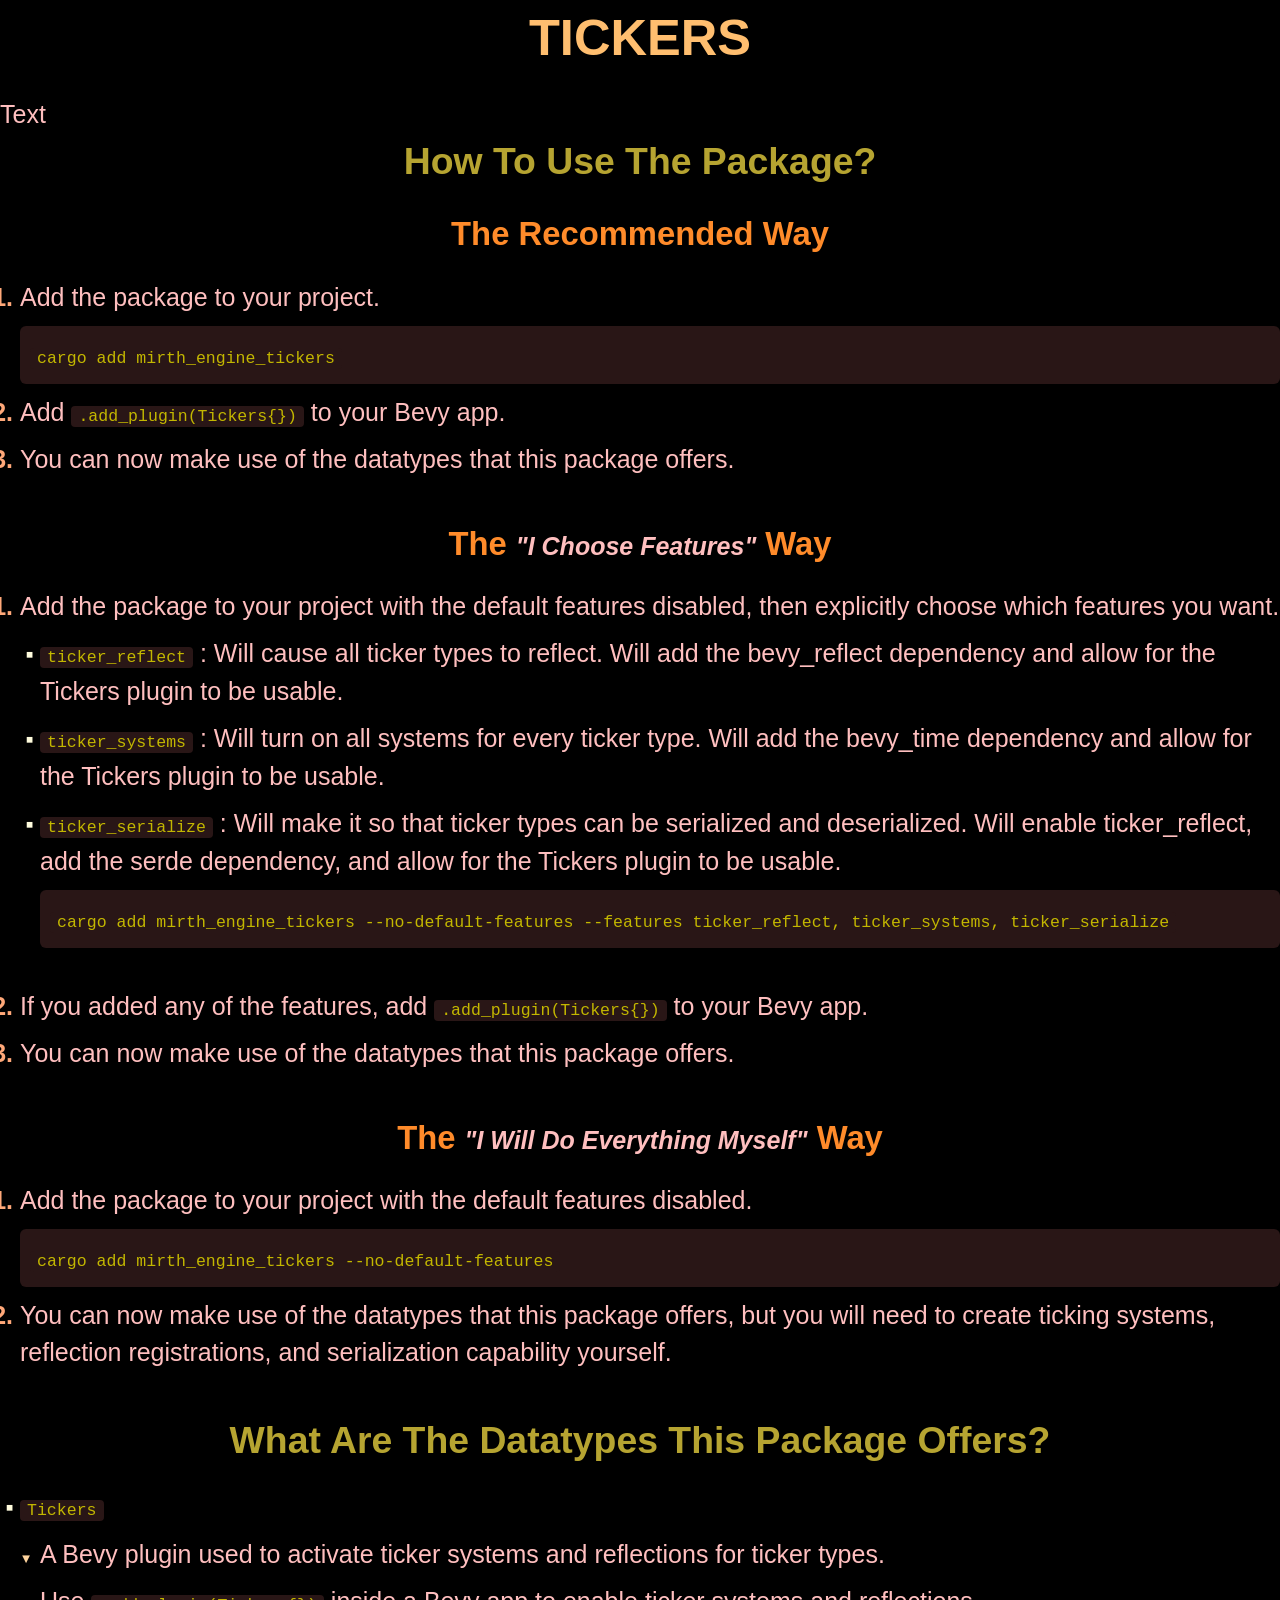
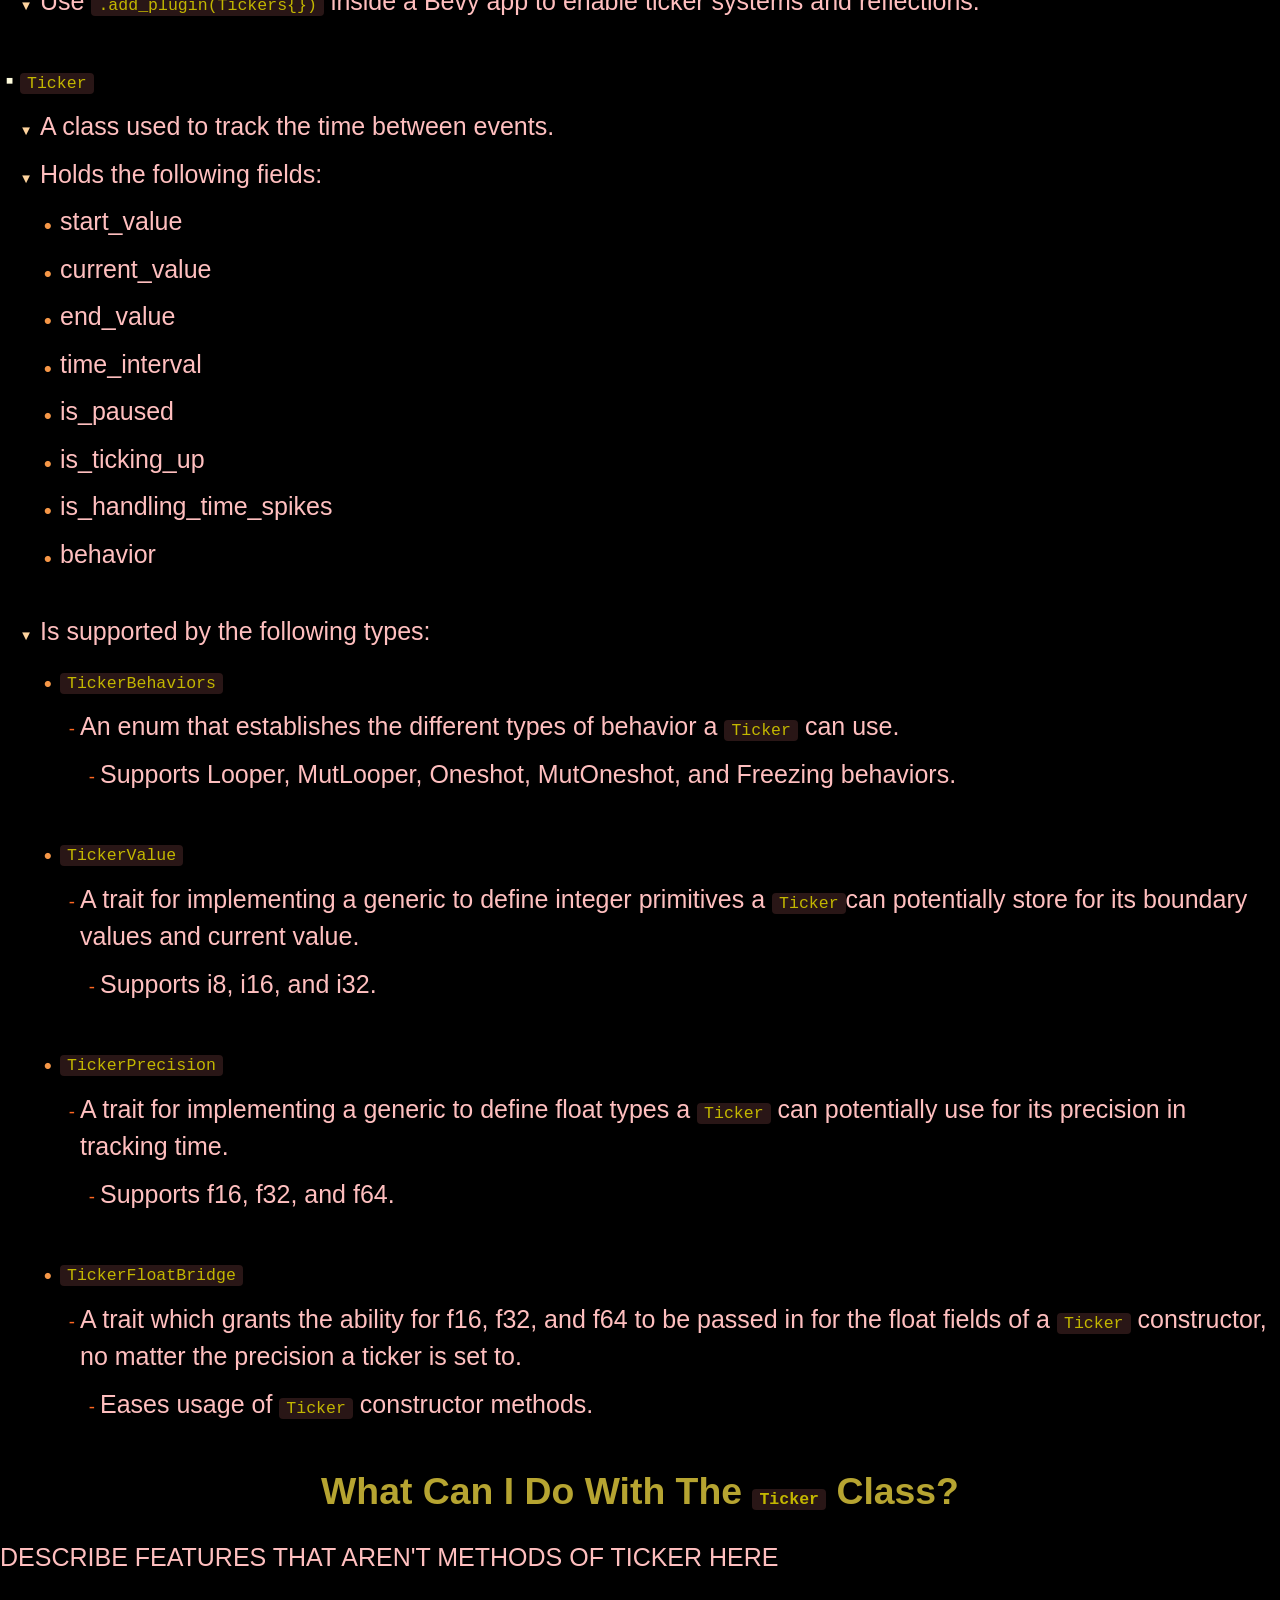
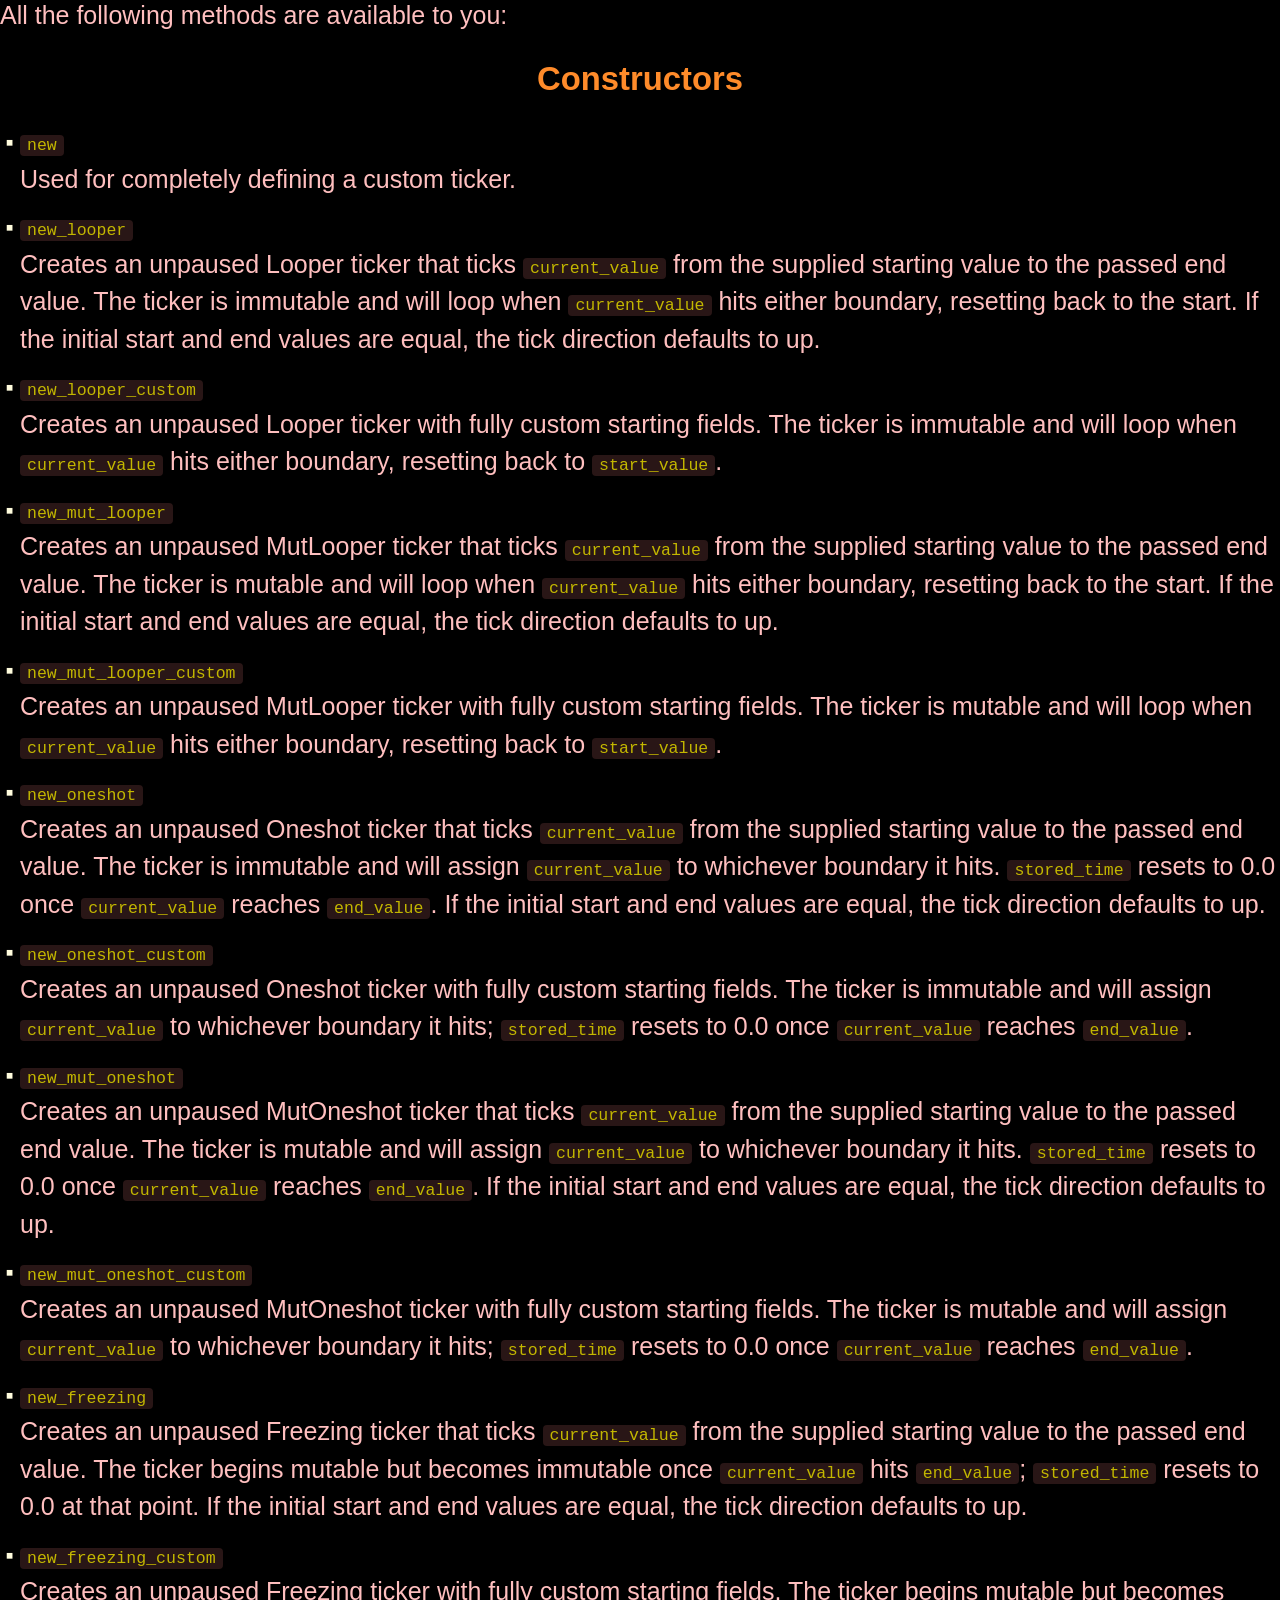
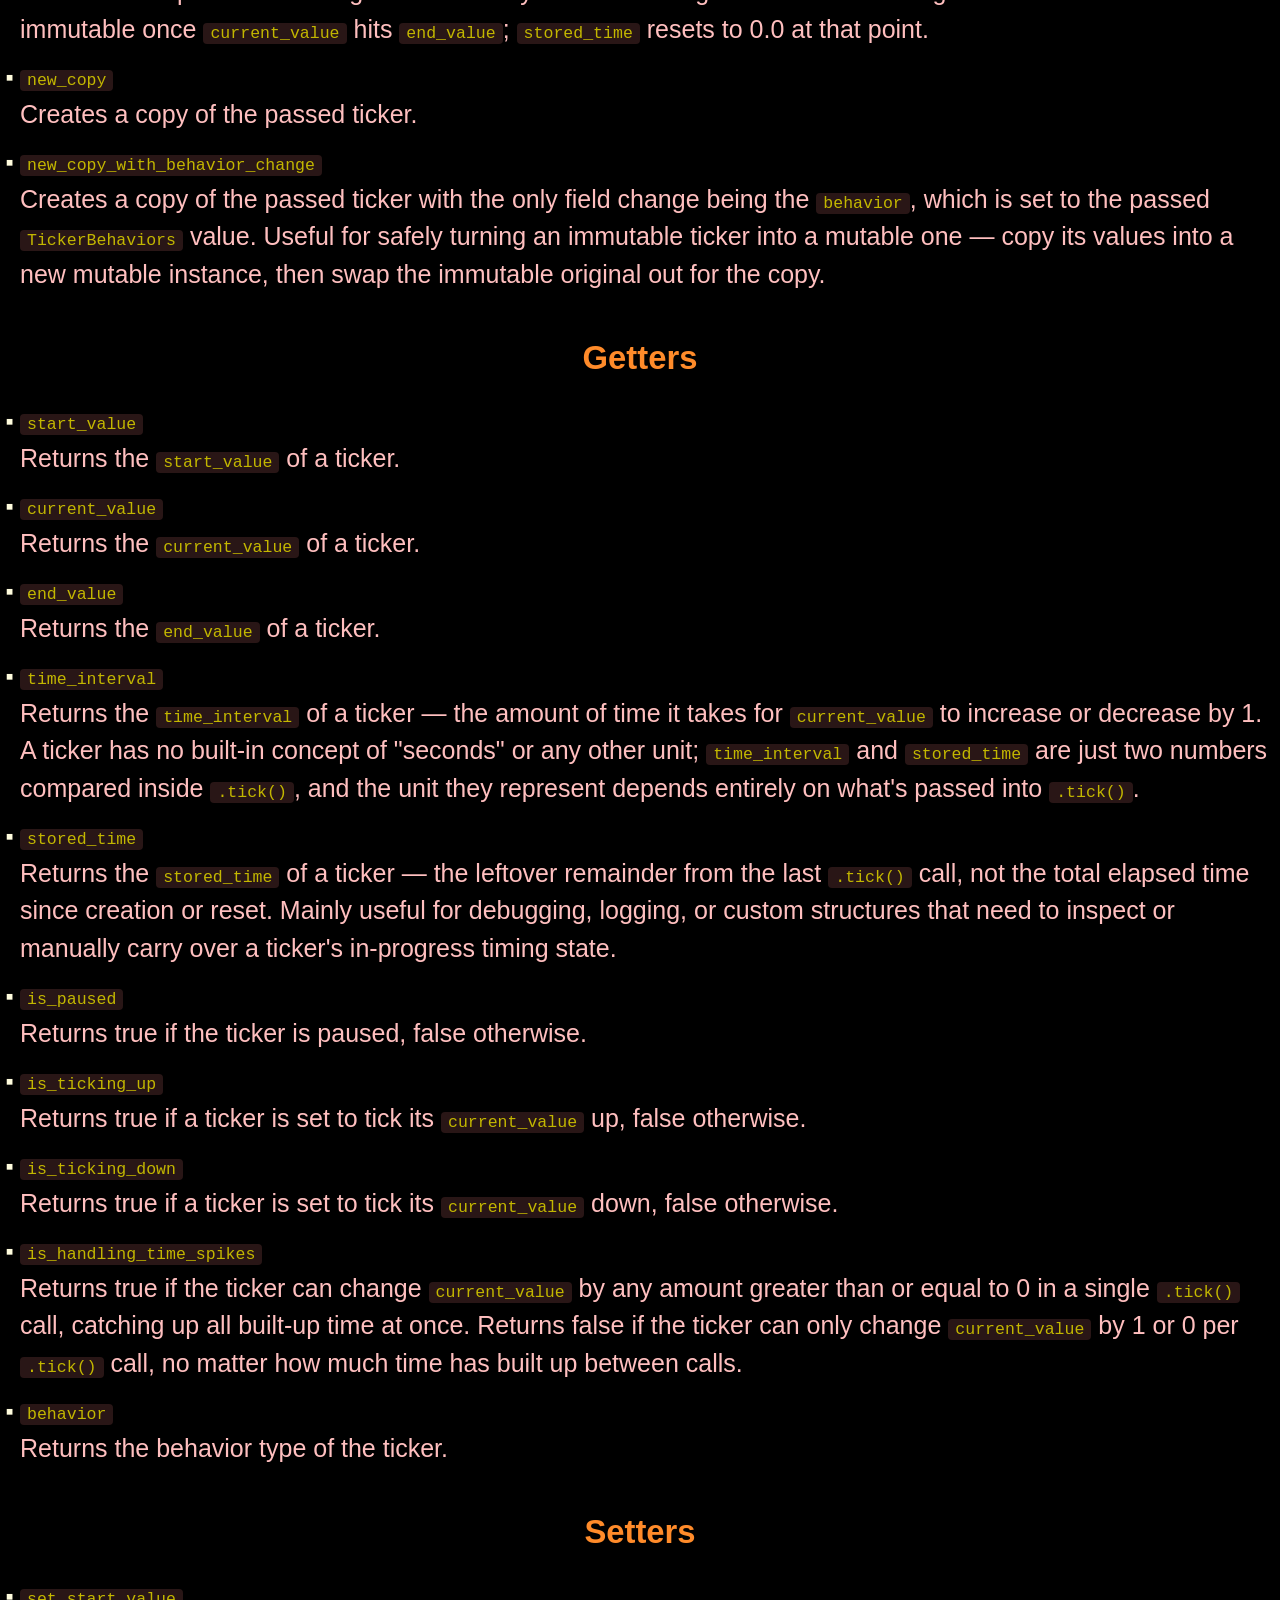
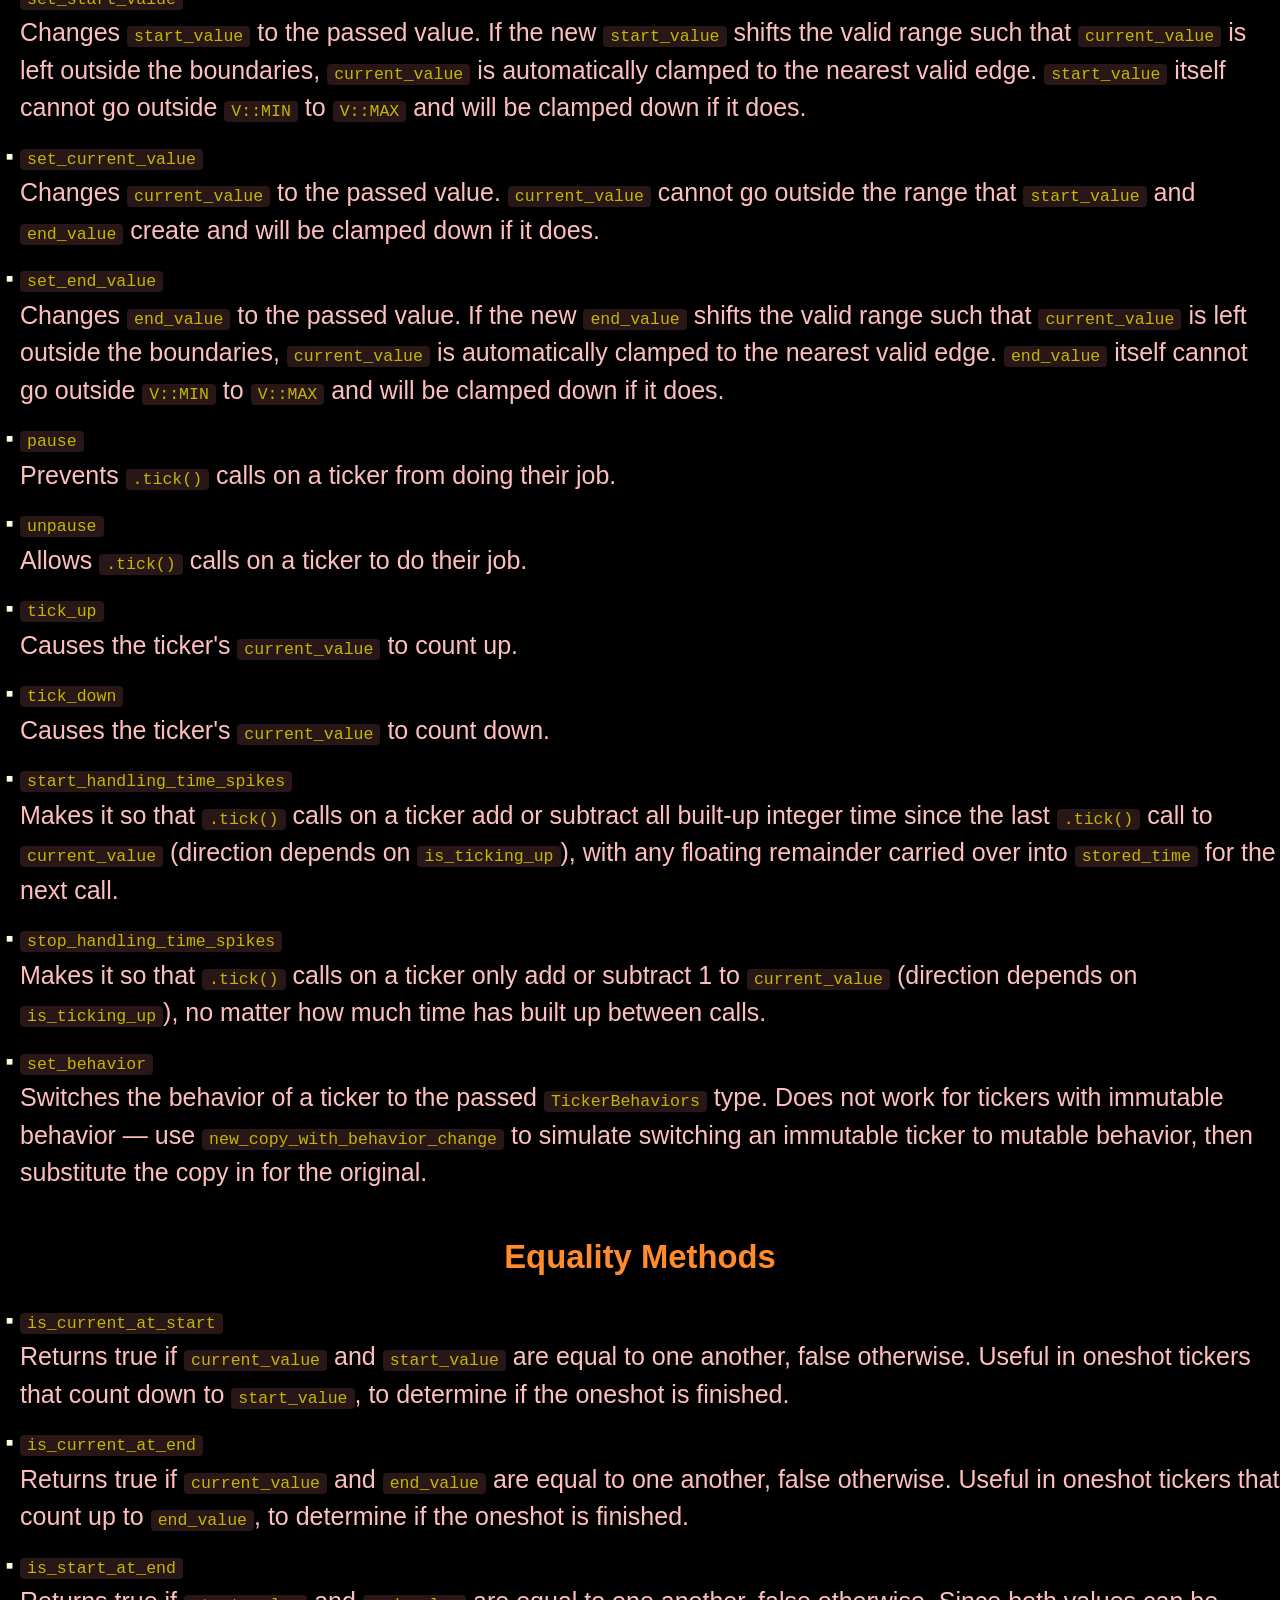
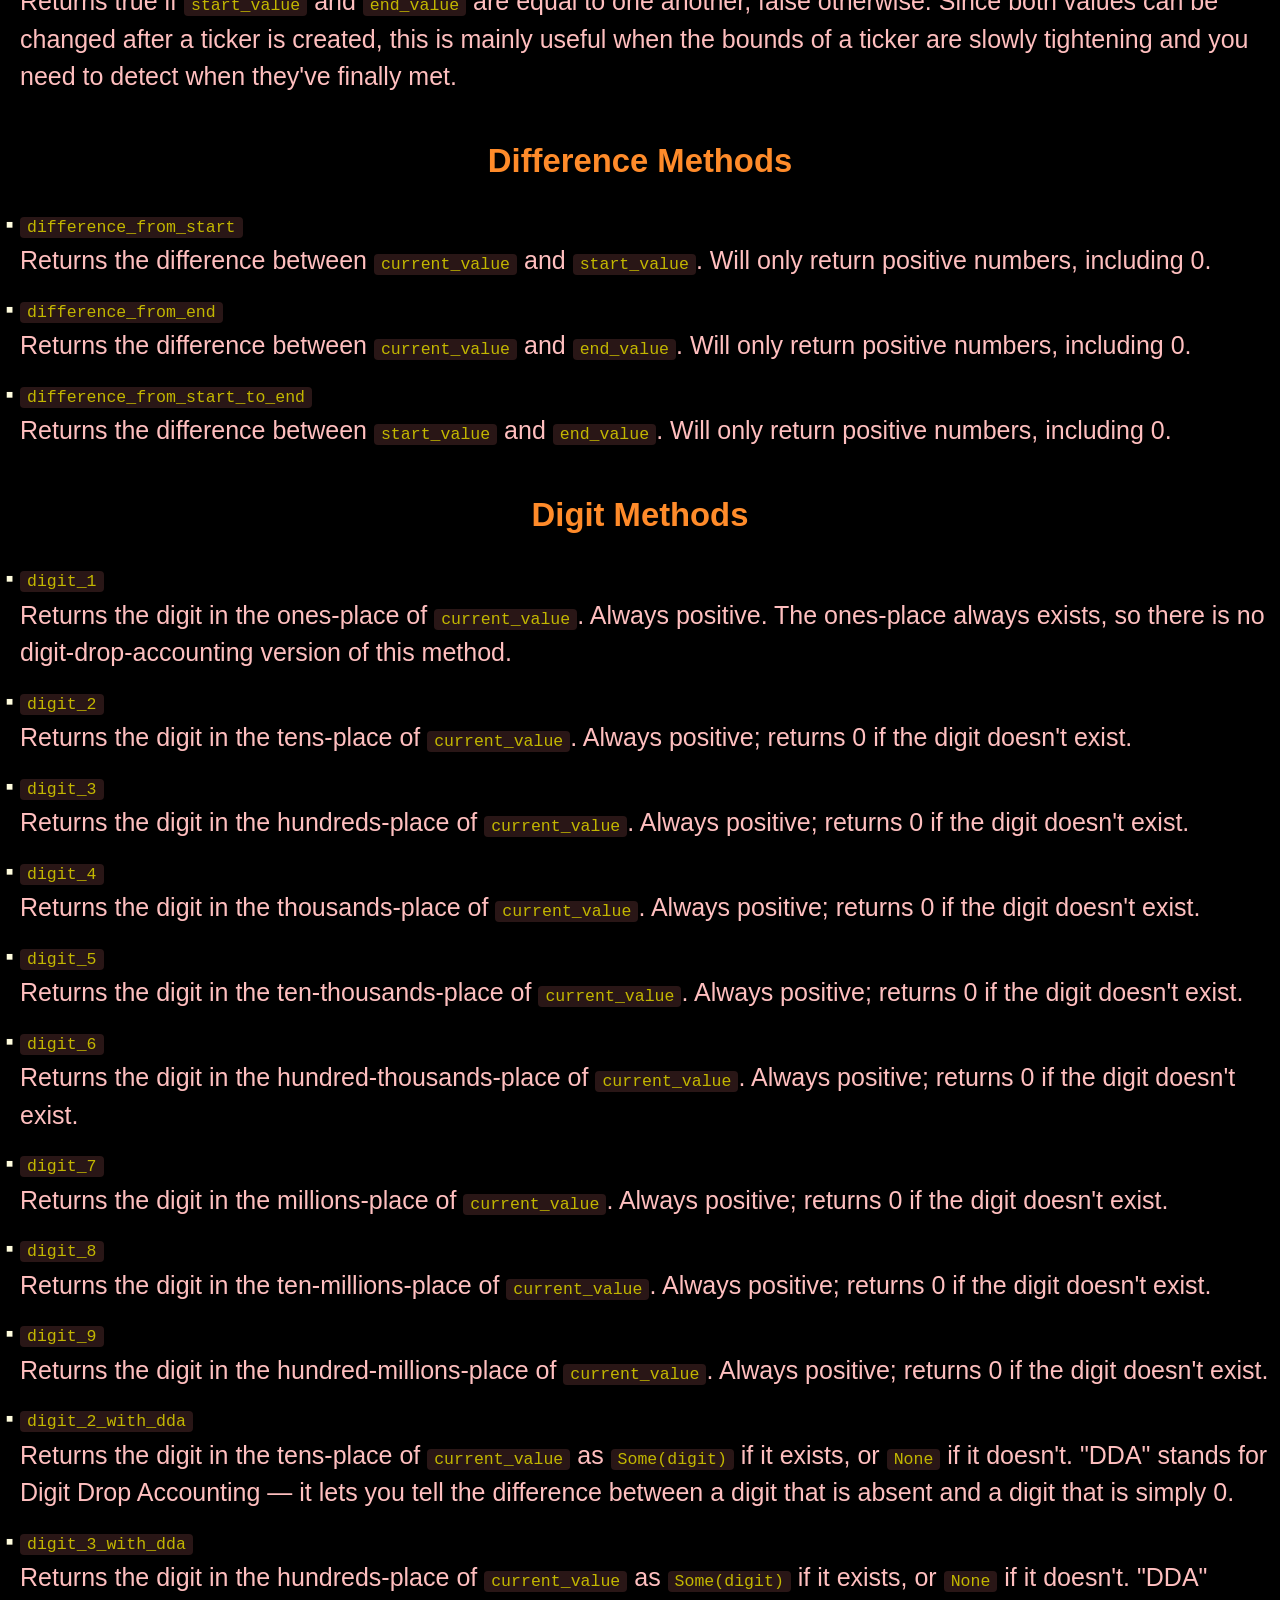
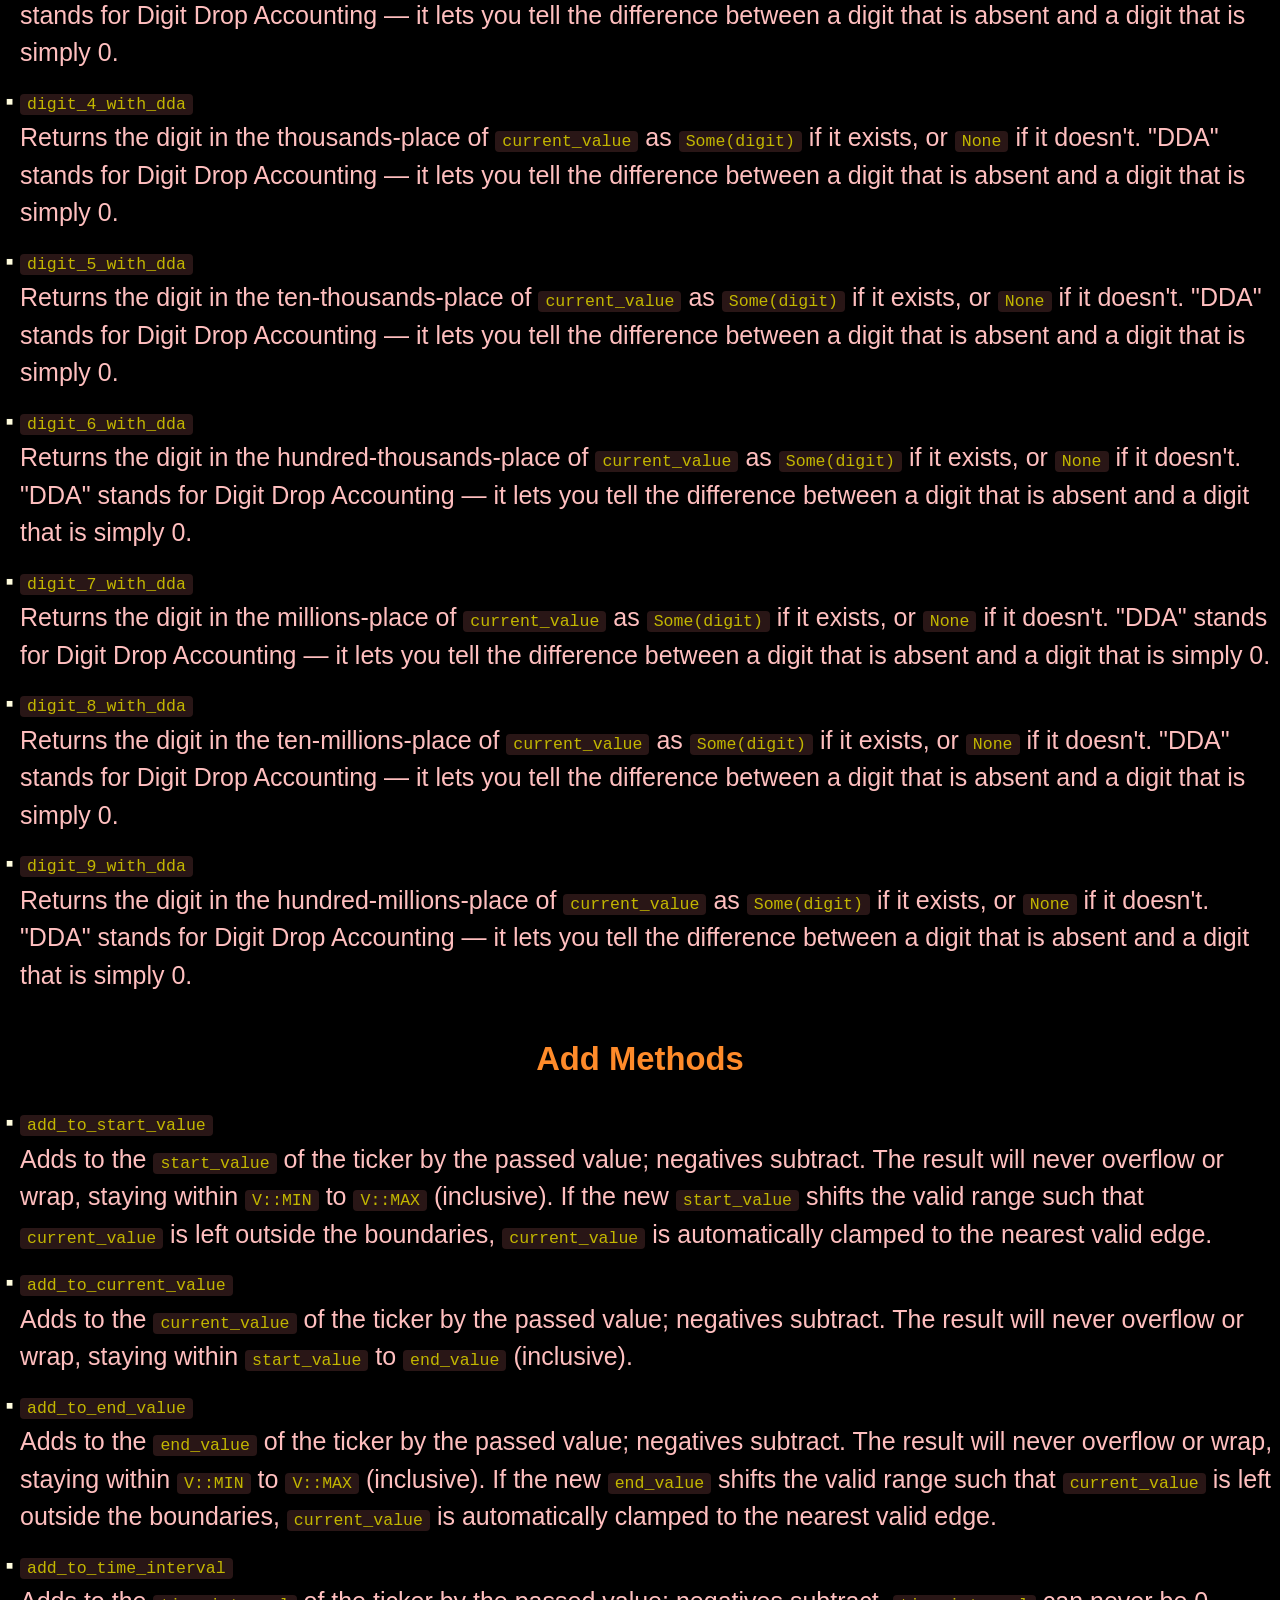
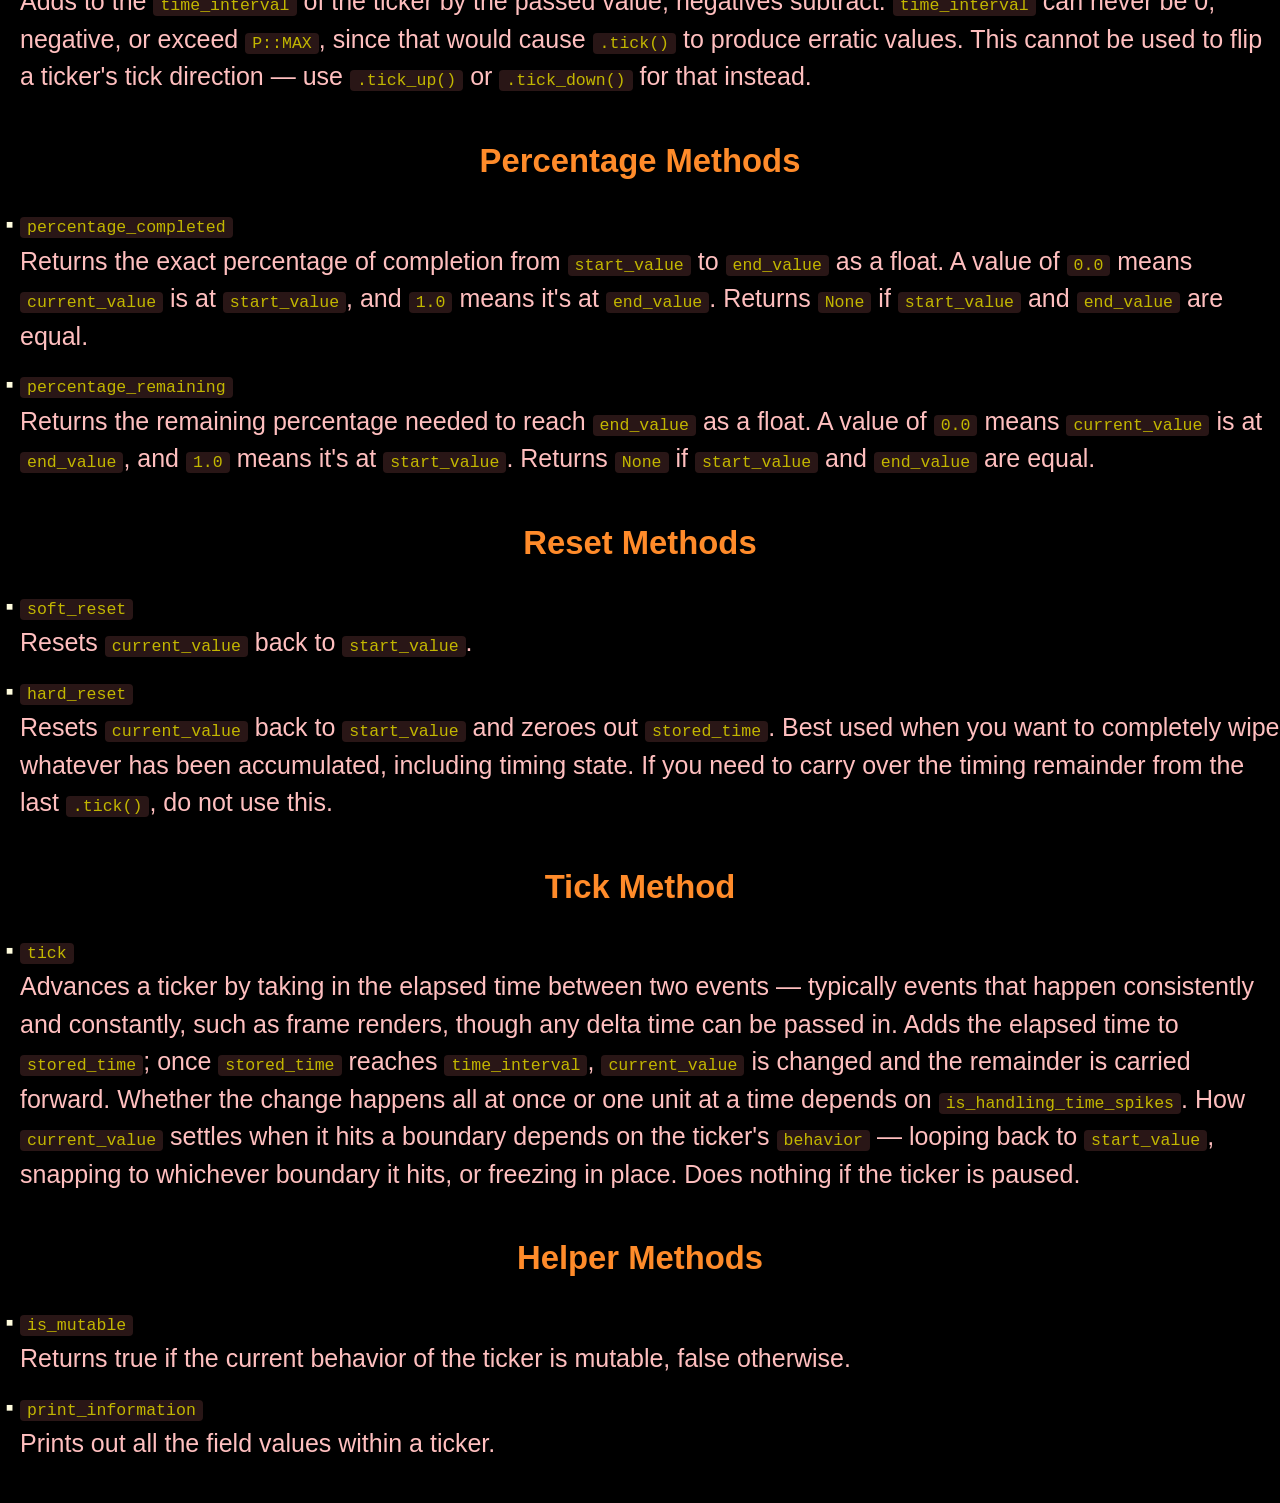
<file: docs/readme.html>
<!DOCTYPE html>
<html lang="en">

    <head>
      <meta charset="UTF-8">
      <title>Tickers</title>
      <link rel="stylesheet" href="readme.css">
    </head>



    <body>

        <!-- ============================================================ -->
        <!-- INTRODUCTION                                                 -->
        <!-- ============================================================ -->
        <div class="heading_section">
            <h1>TICKERS</h1>
            <p>Text</p>
        </div>


        <!-- ============================================================ -->
        <!-- HOW TO USE THE PACKAGE                                       -->
        <!-- ============================================================ -->
        <div class="heading_section">
          <h2>How To Use The Package?</h2>

          <!-- The Recommended Way -->
          <div class="subheading_section">
              <h3>The Recommended Way</h3>
              <ol>
                  <li>Add the package to your project.
                    <pre><code>cargo add mirth_engine_tickers</code></pre>
                  </li>
                  <li>Add <code>.add_plugin(Tickers{})</code> to your Bevy app.</li>
                  <li>You can now make use of the datatypes that this package offers.</li>
              </ol>
          </div>

          <!-- The "I Choose Features" Way -->
          <div class="subheading_section">
              <h3>The <i>"I Choose Features"</i> Way</h3>
              <ol>
                  <li>Add the package to your project with the default features disabled, then explicitly choose which features you want.
                      <ul>
                          <li><code>ticker_reflect</code> : Will cause all ticker types to reflect. Will add the bevy_reflect dependency and allow for the Tickers plugin to be usable.</li>
                          <li><code>ticker_systems</code> : Will turn on all systems for every ticker type. Will add the bevy_time dependency and allow for the Tickers plugin to be usable.</li>
                          <li>
                              <code>ticker_serialize</code> : Will make it so that ticker types can be serialized and deserialized. Will enable ticker_reflect, add the serde dependency, and allow for the Tickers plugin to be usable.
                              <pre><code>cargo add mirth_engine_tickers --no-default-features --features ticker_reflect, ticker_systems, ticker_serialize</code></pre>
                          </li>
                      </ul>
                  </li>
                  <li>If you added any of the features, add <code>.add_plugin(Tickers{})</code> to your Bevy app.</li>
                  <li>You can now make use of the datatypes that this package offers.</li>
              </ol>
          </div>

          <!-- The "I Will Do Everything Myself" Way -->
          <div class="subheading_section">
              <h3>The <i>"I Will Do Everything Myself"</i> Way</h3>
              <ol>
                  <li>Add the package to your project with the default features disabled.
                      <pre><code>cargo add mirth_engine_tickers --no-default-features</code></pre>
                  </li>
                  <li>You can now make use of the datatypes that this package offers, but you will need to create ticking systems, reflection registrations, and serialization capability yourself.</li>
              </ol>
          </div>

        </div>

        <!-- ============================================================ -->
        <!-- WHAT ARE THE DATATYPES THIS PACKAGE OFFERS?                  -->
        <!-- ============================================================ -->
        <div class="heading_section">
          <h2>What Are The Datatypes This Package Offers?</h2>

            <ul>

              <!-- Tickers Plugin -->
              <li>
                  <code>Tickers</code>
                  <ul>
                      <li>A Bevy plugin used to activate ticker systems and reflections for ticker types.</li>
                      <li>Use <code>.add_plugin(Tickers{})</code> inside a Bevy app to enable ticker systems and reflections.</li>
                  </ul>
              </li>

              <!-- Ticker Class -->
              <li>
                  <code>Ticker</code>
                  <ul>
                      <li>A class used to track the time between events.</li>
                      <li>Holds the following fields:
                          <ul>
                              <li>start_value</li>
                              <li>current_value</li>
                              <li>end_value</li>
                              <li>time_interval</li>
                              <li>is_paused</li>
                              <li>is_ticking_up</li>
                              <li>is_handling_time_spikes</li>
                              <li>behavior</li>
                          </ul>
                      </li>

                      <!-- Types That Support Ticker -->
                      <li>Is supported by the following types:
                          <ul>

                              <!-- TickerBehaviors -->
                              <li>
                                  <code>TickerBehaviors</code>
                                  <ul>
                                      <li>An enum that establishes the different types of behavior a <code>Ticker</code> can use.
                                          <ul>
                                              <li>Supports Looper, MutLooper, Oneshot, MutOneshot, and Freezing behaviors.</li>
                                          </ul>
                                      </li>
                                  </ul>
                              </li>

                              <!-- TickerValue -->
                              <li>
                                  <code>TickerValue</code>
                                  <ul>
                                      <li>A trait for implementing a generic to define integer primitives a <code>Ticker</code>can potentially store for its boundary values and current value.
                                          <ul>
                                              <li>Supports i8, i16, and i32.</li>
                                          </ul>
                                      </li>
                                  </ul>
                              </li>

                              <!-- TickerPrecision -->
                              <li>
                                  <code>TickerPrecision</code>
                                  <ul>
                                      <li>A trait for implementing a generic to define float types a <code>Ticker</code> can potentially use for its precision in tracking time.
                                          <ul>
                                              <li>Supports f16, f32, and f64.</li>
                                          </ul>
                                      </li>
                                  </ul>
                              </li>

                              <!-- TickerFloatBridge -->
                              <li>
                                  <code>TickerFloatBridge</code>
                                  <ul>
                                      <li>A trait which grants the ability for f16, f32, and f64 to be passed in for the float fields of a <code>Ticker</code> constructor, no matter the precision a ticker is set to.
                                          <ul>
                                              <li>Eases usage of <code>Ticker</code> constructor methods.</li>
                                          </ul>
                                      </li>
                                  </ul>
                              </li>

                          </ul>
                      </li>
                  </ul>
              </li>
            </ul>
        </div>

        <!-- ============================================================ -->
        <!-- WHAT CAN I DO WITH THE TICKER CLASS?                         -->
        <!-- ============================================================ -->
        <div class="heading_section">
            <h2>What Can I Do With The <code>Ticker</code> Class?</h2>
            
            <p>DESCRIBE FEATURES THAT AREN'T METHODS OF TICKER HERE</p>
            
            <p>All the following methods are available to you:</p>

            <!-- Constructors -->
            <div class="subheading_section">
                <h3>Constructors</h3>
                <ul>
                    <li><code>new</code>
                        <p>Used for completely defining a custom ticker.</p>
                    </li>
                    <li><code>new_looper</code>
                        <p>Creates an unpaused Looper ticker that ticks <code>current_value</code> from the supplied starting value to the passed end value. The ticker is immutable and will loop when <code>current_value</code> hits either boundary, resetting back to the start. If the initial start and end values are equal, the tick direction defaults to up.</p>
                    </li>
                    <li><code>new_looper_custom</code>
                        <p>Creates an unpaused Looper ticker with fully custom starting fields. The ticker is immutable and will loop when <code>current_value</code> hits either boundary, resetting back to <code>start_value</code>.</p>
                    </li>
                    <li><code>new_mut_looper</code>
                        <p>Creates an unpaused MutLooper ticker that ticks <code>current_value</code> from the supplied starting value to the passed end value. The ticker is mutable and will loop when <code>current_value</code> hits either boundary, resetting back to the start. If the initial start and end values are equal, the tick direction defaults to up.</p>
                    </li>
                    <li><code>new_mut_looper_custom</code>
                        <p>Creates an unpaused MutLooper ticker with fully custom starting fields. The ticker is mutable and will loop when <code>current_value</code> hits either boundary, resetting back to <code>start_value</code>.</p>
                    </li>
                    <li><code>new_oneshot</code>
                        <p>Creates an unpaused Oneshot ticker that ticks <code>current_value</code> from the supplied starting value to the passed end value. The ticker is immutable and will assign <code>current_value</code> to whichever boundary it hits. <code>stored_time</code> resets to 0.0 once <code>current_value</code> reaches <code>end_value</code>. If the initial start and end values are equal, the tick direction defaults to up.</p>
                    </li>
                    <li><code>new_oneshot_custom</code>
                        <p>Creates an unpaused Oneshot ticker with fully custom starting fields. The ticker is immutable and will assign <code>current_value</code> to whichever boundary it hits; <code>stored_time</code> resets to 0.0 once <code>current_value</code> reaches <code>end_value</code>.</p>
                    </li>
                    <li><code>new_mut_oneshot</code>
                        <p>Creates an unpaused MutOneshot ticker that ticks <code>current_value</code> from the supplied starting value to the passed end value. The ticker is mutable and will assign <code>current_value</code> to whichever boundary it hits. <code>stored_time</code> resets to 0.0 once <code>current_value</code> reaches <code>end_value</code>. If the initial start and end values are equal, the tick direction defaults to up.</p>
                    </li>
                    <li><code>new_mut_oneshot_custom</code>
                        <p>Creates an unpaused MutOneshot ticker with fully custom starting fields. The ticker is mutable and will assign <code>current_value</code> to whichever boundary it hits; <code>stored_time</code> resets to 0.0 once <code>current_value</code> reaches <code>end_value</code>.</p>
                    </li>
                    <li><code>new_freezing</code>
                        <p>Creates an unpaused Freezing ticker that ticks <code>current_value</code> from the supplied starting value to the passed end value. The ticker begins mutable but becomes immutable once <code>current_value</code> hits <code>end_value</code>; <code>stored_time</code> resets to 0.0 at that point. If the initial start and end values are equal, the tick direction defaults to up.</p>
                    </li>
                    <li><code>new_freezing_custom</code>
                        <p>Creates an unpaused Freezing ticker with fully custom starting fields. The ticker begins mutable but becomes immutable once <code>current_value</code> hits <code>end_value</code>; <code>stored_time</code> resets to 0.0 at that point.</p>
                    </li>
                    <li><code>new_copy</code>
                        <p>Creates a copy of the passed ticker.</p>
                    </li>
                    <li><code>new_copy_with_behavior_change</code>
                        <p>Creates a copy of the passed ticker with the only field change being the <code>behavior</code>, which is set to the passed <code>TickerBehaviors</code> value. Useful for safely turning an immutable ticker into a mutable one — copy its values into a new mutable instance, then swap the immutable original out for the copy.</p>
                    </li>
                </ul>
            </div>

            <!-- Getters -->
            <div class="subheading_section">
                <h3>Getters</h3>
                <ul>
                    <li><code>start_value</code>
                        <p>Returns the <code>start_value</code> of a ticker.</p>
                    </li>
                    <li><code>current_value</code>
                        <p>Returns the <code>current_value</code> of a ticker.</p>
                    </li>
                    <li><code>end_value</code>
                        <p>Returns the <code>end_value</code> of a ticker.</p>
                    </li>
                    <li><code>time_interval</code>
                        <p>Returns the <code>time_interval</code> of a ticker — the amount of time it takes for <code>current_value</code> to increase or decrease by 1. A ticker has no built-in concept of "seconds" or any other unit; <code>time_interval</code> and <code>stored_time</code> are just two numbers compared inside <code>.tick()</code>, and the unit they represent depends entirely on what's passed into <code>.tick()</code>.</p>
                    </li>
                    <li><code>stored_time</code>
                        <p>Returns the <code>stored_time</code> of a ticker — the leftover remainder from the last <code>.tick()</code> call, not the total elapsed time since creation or reset. Mainly useful for debugging, logging, or custom structures that need to inspect or manually carry over a ticker's in-progress timing state.</p>
                    </li>
                    <li><code>is_paused</code>
                        <p>Returns true if the ticker is paused, false otherwise.</p>
                    </li>
                    <li><code>is_ticking_up</code>
                        <p>Returns true if a ticker is set to tick its <code>current_value</code> up, false otherwise.</p>
                    </li>
                    <li><code>is_ticking_down</code>
                        <p>Returns true if a ticker is set to tick its <code>current_value</code> down, false otherwise.</p>
                    </li>
                    <li><code>is_handling_time_spikes</code>
                        <p>Returns true if the ticker can change <code>current_value</code> by any amount greater than or equal to 0 in a single <code>.tick()</code> call, catching up all built-up time at once. Returns false if the ticker can only change <code>current_value</code> by 1 or 0 per <code>.tick()</code> call, no matter how much time has built up between calls.</p>
                    </li>
                    <li><code>behavior</code>
                        <p>Returns the behavior type of the ticker.</p>
                    </li>
                </ul>
            </div>

            <!-- Setters -->
            <div class="subheading_section">
                <h3>Setters</h3>
                <ul>
                    <li><code>set_start_value</code>
                        <p>Changes <code>start_value</code> to the passed value. If the new <code>start_value</code> shifts the valid range such that <code>current_value</code> is left outside the boundaries, <code>current_value</code> is automatically clamped to the nearest valid edge. <code>start_value</code> itself cannot go outside <code>V::MIN</code> to <code>V::MAX</code> and will be clamped down if it does.</p>
                    </li>
                    <li><code>set_current_value</code>
                        <p>Changes <code>current_value</code> to the passed value. <code>current_value</code> cannot go outside the range that <code>start_value</code> and <code>end_value</code> create and will be clamped down if it does.</p>
                    </li>
                    <li><code>set_end_value</code>
                        <p>Changes <code>end_value</code> to the passed value. If the new <code>end_value</code> shifts the valid range such that <code>current_value</code> is left outside the boundaries, <code>current_value</code> is automatically clamped to the nearest valid edge. <code>end_value</code> itself cannot go outside <code>V::MIN</code> to <code>V::MAX</code> and will be clamped down if it does.</p>
                    </li>
                    <li><code>pause</code>
                        <p>Prevents <code>.tick()</code> calls on a ticker from doing their job.</p>
                    </li>
                    <li><code>unpause</code>
                        <p>Allows <code>.tick()</code> calls on a ticker to do their job.</p>
                    </li>
                    <li><code>tick_up</code>
                        <p>Causes the ticker's <code>current_value</code> to count up.</p>
                    </li>
                    <li><code>tick_down</code>
                        <p>Causes the ticker's <code>current_value</code> to count down.</p>
                    </li>
                    <li><code>start_handling_time_spikes</code>
                        <p>Makes it so that <code>.tick()</code> calls on a ticker add or subtract all built-up integer time since the last <code>.tick()</code> call to <code>current_value</code> (direction depends on <code>is_ticking_up</code>), with any floating remainder carried over into <code>stored_time</code> for the next call.</p>
                    </li>
                    <li><code>stop_handling_time_spikes</code>
                        <p>Makes it so that <code>.tick()</code> calls on a ticker only add or subtract 1 to <code>current_value</code> (direction depends on <code>is_ticking_up</code>), no matter how much time has built up between calls.</p>
                    </li>
                    <li><code>set_behavior</code>
                        <p>Switches the behavior of a ticker to the passed <code>TickerBehaviors</code> type. Does not work for tickers with immutable behavior — use <code>new_copy_with_behavior_change</code> to simulate switching an immutable ticker to mutable behavior, then substitute the copy in for the original.</p>
                    </li>
                </ul>
            </div>

            <!-- Equality Methods -->
            <div class="subheading_section">
                <h3>Equality Methods</h3>
                <ul>
                    <li><code>is_current_at_start</code>
                        <p>Returns true if <code>current_value</code> and <code>start_value</code> are equal to one another, false otherwise. Useful in oneshot tickers that count down to <code>start_value</code>, to determine if the oneshot is finished.</p>
                    </li>
                    <li><code>is_current_at_end</code>
                        <p>Returns true if <code>current_value</code> and <code>end_value</code> are equal to one another, false otherwise. Useful in oneshot tickers that count up to <code>end_value</code>, to determine if the oneshot is finished.</p>
                    </li>
                    <li><code>is_start_at_end</code>
                        <p>Returns true if <code>start_value</code> and <code>end_value</code> are equal to one another, false otherwise. Since both values can be changed after a ticker is created, this is mainly useful when the bounds of a ticker are slowly tightening and you need to detect when they've finally met.</p>
                    </li>
                </ul>
            </div>

            <!-- Difference Methods -->
            <div class="subheading_section">
                <h3>Difference Methods</h3>
                <ul>
                    <li><code>difference_from_start</code>
                        <p>Returns the difference between <code>current_value</code> and <code>start_value</code>. Will only return positive numbers, including 0.</p>
                    </li>
                    <li><code>difference_from_end</code>
                        <p>Returns the difference between <code>current_value</code> and <code>end_value</code>. Will only return positive numbers, including 0.</p>
                    </li>
                    <li><code>difference_from_start_to_end</code>
                        <p>Returns the difference between <code>start_value</code> and <code>end_value</code>. Will only return positive numbers, including 0.</p>
                    </li>
                </ul>
            </div>

            <!-- Digit Methods -->
            <div class="subheading_section">
                <h3>Digit Methods</h3>
                <ul>
                    <li><code>digit_1</code>
                        <p>Returns the digit in the ones-place of <code>current_value</code>. Always positive. The ones-place always exists, so there is no digit-drop-accounting version of this method.</p>
                    </li>
                    <li><code>digit_2</code>
                        <p>Returns the digit in the tens-place of <code>current_value</code>. Always positive; returns 0 if the digit doesn't exist.</p>
                    </li>
                    <li><code>digit_3</code>
                        <p>Returns the digit in the hundreds-place of <code>current_value</code>. Always positive; returns 0 if the digit doesn't exist.</p>
                    </li>
                    <li><code>digit_4</code>
                        <p>Returns the digit in the thousands-place of <code>current_value</code>. Always positive; returns 0 if the digit doesn't exist.</p>
                    </li>
                    <li><code>digit_5</code>
                        <p>Returns the digit in the ten-thousands-place of <code>current_value</code>. Always positive; returns 0 if the digit doesn't exist.</p>
                    </li>
                    <li><code>digit_6</code>
                        <p>Returns the digit in the hundred-thousands-place of <code>current_value</code>. Always positive; returns 0 if the digit doesn't exist.</p>
                    </li>
                    <li><code>digit_7</code>
                        <p>Returns the digit in the millions-place of <code>current_value</code>. Always positive; returns 0 if the digit doesn't exist.</p>
                    </li>
                    <li><code>digit_8</code>
                        <p>Returns the digit in the ten-millions-place of <code>current_value</code>. Always positive; returns 0 if the digit doesn't exist.</p>
                    </li>
                    <li><code>digit_9</code>
                        <p>Returns the digit in the hundred-millions-place of <code>current_value</code>. Always positive; returns 0 if the digit doesn't exist.</p>
                    </li>
                    <li><code>digit_2_with_dda</code>
                        <p>Returns the digit in the tens-place of <code>current_value</code> as <code>Some(digit)</code> if it exists, or <code>None</code> if it doesn't. "DDA" stands for Digit Drop Accounting — it lets you tell the difference between a digit that is absent and a digit that is simply 0.</p>
                    </li>
                    <li><code>digit_3_with_dda</code>
                        <p>Returns the digit in the hundreds-place of <code>current_value</code> as <code>Some(digit)</code> if it exists, or <code>None</code> if it doesn't. "DDA" stands for Digit Drop Accounting — it lets you tell the difference between a digit that is absent and a digit that is simply 0.</p>
                    </li>
                    <li><code>digit_4_with_dda</code>
                        <p>Returns the digit in the thousands-place of <code>current_value</code> as <code>Some(digit)</code> if it exists, or <code>None</code> if it doesn't. "DDA" stands for Digit Drop Accounting — it lets you tell the difference between a digit that is absent and a digit that is simply 0.</p>
                    </li>
                    <li><code>digit_5_with_dda</code>
                        <p>Returns the digit in the ten-thousands-place of <code>current_value</code> as <code>Some(digit)</code> if it exists, or <code>None</code> if it doesn't. "DDA" stands for Digit Drop Accounting — it lets you tell the difference between a digit that is absent and a digit that is simply 0.</p>
                    </li>
                    <li><code>digit_6_with_dda</code>
                        <p>Returns the digit in the hundred-thousands-place of <code>current_value</code> as <code>Some(digit)</code> if it exists, or <code>None</code> if it doesn't. "DDA" stands for Digit Drop Accounting — it lets you tell the difference between a digit that is absent and a digit that is simply 0.</p>
                    </li>
                    <li><code>digit_7_with_dda</code>
                        <p>Returns the digit in the millions-place of <code>current_value</code> as <code>Some(digit)</code> if it exists, or <code>None</code> if it doesn't. "DDA" stands for Digit Drop Accounting — it lets you tell the difference between a digit that is absent and a digit that is simply 0.</p>
                    </li>
                    <li><code>digit_8_with_dda</code>
                        <p>Returns the digit in the ten-millions-place of <code>current_value</code> as <code>Some(digit)</code> if it exists, or <code>None</code> if it doesn't. "DDA" stands for Digit Drop Accounting — it lets you tell the difference between a digit that is absent and a digit that is simply 0.</p>
                    </li>
                    <li><code>digit_9_with_dda</code>
                        <p>Returns the digit in the hundred-millions-place of <code>current_value</code> as <code>Some(digit)</code> if it exists, or <code>None</code> if it doesn't. "DDA" stands for Digit Drop Accounting — it lets you tell the difference between a digit that is absent and a digit that is simply 0.</p>
                    </li>
                </ul>
            </div>

            <!-- Add Methods -->
            <div class="subheading_section">
                <h3>Add Methods</h3>
                <ul>
                    <li><code>add_to_start_value</code>
                        <p>Adds to the <code>start_value</code> of the ticker by the passed value; negatives subtract. The result will never overflow or wrap, staying within <code>V::MIN</code> to <code>V::MAX</code> (inclusive). If the new <code>start_value</code> shifts the valid range such that <code>current_value</code> is left outside the boundaries, <code>current_value</code> is automatically clamped to the nearest valid edge.</p>
                    </li>
                    <li><code>add_to_current_value</code>
                        <p>Adds to the <code>current_value</code> of the ticker by the passed value; negatives subtract. The result will never overflow or wrap, staying within <code>start_value</code> to <code>end_value</code> (inclusive).</p>
                    </li>
                    <li><code>add_to_end_value</code>
                        <p>Adds to the <code>end_value</code> of the ticker by the passed value; negatives subtract. The result will never overflow or wrap, staying within <code>V::MIN</code> to <code>V::MAX</code> (inclusive). If the new <code>end_value</code> shifts the valid range such that <code>current_value</code> is left outside the boundaries, <code>current_value</code> is automatically clamped to the nearest valid edge.</p>
                    </li>
                    <li><code>add_to_time_interval</code>
                        <p>Adds to the <code>time_interval</code> of the ticker by the passed value; negatives subtract. <code>time_interval</code> can never be 0, negative, or exceed <code>P::MAX</code>, since that would cause <code>.tick()</code> to produce erratic values. This cannot be used to flip a ticker's tick direction — use <code>.tick_up()</code> or <code>.tick_down()</code> for that instead.</p>
                    </li>
                </ul>
            </div>

            <!-- Percentage Methods -->
            <div class="subheading_section">
                <h3>Percentage Methods</h3>
                <ul>
                    <li><code>percentage_completed</code>
                        <p>Returns the exact percentage of completion from <code>start_value</code> to <code>end_value</code> as a float. A value of <code>0.0</code> means <code>current_value</code> is at <code>start_value</code>, and <code>1.0</code> means it's at <code>end_value</code>. Returns <code>None</code> if <code>start_value</code> and <code>end_value</code> are equal.</p>
                    </li>
                    <li><code>percentage_remaining</code>
                        <p>Returns the remaining percentage needed to reach <code>end_value</code> as a float. A value of <code>0.0</code> means <code>current_value</code> is at <code>end_value</code>, and <code>1.0</code> means it's at <code>start_value</code>. Returns <code>None</code> if <code>start_value</code> and <code>end_value</code> are equal.</p>
                    </li>
                </ul>
            </div>

            <!-- Reset Methods -->
            <div class="subheading_section">
                <h3>Reset Methods</h3>
                <ul>
                    <li><code>soft_reset</code>
                        <p>Resets <code>current_value</code> back to <code>start_value</code>.</p>
                    </li>
                    <li><code>hard_reset</code>
                        <p>Resets <code>current_value</code> back to <code>start_value</code> and zeroes out <code>stored_time</code>. Best used when you want to completely wipe whatever has been accumulated, including timing state. If you need to carry over the timing remainder from the last <code>.tick()</code>, do not use this.</p>
                    </li>
                </ul>
            </div>

            <!-- Tick Method -->
            <div class="subheading_section">
                <h3>Tick Method</h3>
                <ul>
                    <li><code>tick</code>
                        <p>Advances a ticker by taking in the elapsed time between two events — typically events that happen consistently and constantly, such as frame renders, though any delta time can be passed in. Adds the elapsed time to <code>stored_time</code>; once <code>stored_time</code> reaches <code>time_interval</code>, <code>current_value</code> is changed and the remainder is carried forward. Whether the change happens all at once or one unit at a time depends on <code>is_handling_time_spikes</code>. How <code>current_value</code> settles when it hits a boundary depends on the ticker's <code>behavior</code> — looping back to <code>start_value</code>, snapping to whichever boundary it hits, or freezing in place. Does nothing if the ticker is paused.</p>
                    </li>
                </ul>
            </div>

            <!-- Helper Methods -->
            <div class="subheading_section">
                <h3>Helper Methods</h3>
                <ul>
                    <li><code>is_mutable</code>
                        <p>Returns true if the current behavior of the ticker is mutable, false otherwise.</p>
                    </li>
                    <li><code>print_information</code>
                        <p>Prints out all the field values within a ticker.</p>
                    </li>
                </ul>
            </div>

        </div>
    </body>
</html>
</file>
<file: docs/readme.css>
/* ================================================================ */
/* ANIMATIONS                                                       */
/* ================================================================ */
@keyframes pageFadeIn {
    from {
        opacity: 0;
        transform: translateY(10px);
    }
    to {
        opacity: 1;
        transform: translateY(0);
    }
}

@keyframes torchFlicker {
    0%, 100% {
        text-shadow: 0 0 4px rgba(255, 190, 111, 0.3), 0 0 12px rgba(255, 139, 42, 0.2);
    }
    30% {
        text-shadow: 0 0 2px rgba(255, 190, 111, 0.15), 0 0 8px rgba(255, 139, 42, 0.1);
    }
    50% {
        text-shadow: 0 0 5px rgba(255, 190, 111, 0.4), 0 0 15px rgba(255, 139, 42, 0.35);
    }
    80% {
        text-shadow: 0 0 3px rgba(255, 190, 111, 0.2), 0 0 10px rgba(255, 139, 42, 0.15);
    }
}

/* ================================================================ */
/* GENERAL STUFF                                                    */
/* ================================================================ */

html {
    scroll-behavior: smooth;
}

* {
    padding: 0;
    margin: 0 auto;
    box-sizing: border-box;
    color: #ffbfbf;
    font-family: Spectral, sans-serif;
    line-height: 1.5;
    font-size: clamp(1rem, 0.95rem + 0.5vw, 1.25rem); /* Clamped baseline body text */
}

body {
    background-color: #000000;
}

#page_content {
    margin-left: clamp(300px, 30vw, 500px);
    padding: clamp(1rem, 2vw, 3rem);
    animation: pageFadeIn 1s ease-out forwards;
}

a {
    color: #b5ae86;
    font-size: clamp(0.9rem, 0.85rem + 0.3vw, 1.1rem);
}
a:hover {
    color: #ae930f;
}
a:active {
    transform: scale(0.9);
}

::selection {
    background-color: #400429;
    color: #aeae2f;
}

/* ================================================================ */
/* NAVIGATION                                                       */
/* ================================================================ */
#navigation {
    position: fixed;
    top: 0;
    left: 0;
    width: clamp(300px, 30vw, 500px);
    height: 100vh;
    overflow-y: auto;
    background-color: #1b1a1a;
    border-right: 1px solid #8e8e8e;
    padding: clamp(0.5rem, 1.5vw, 1.5rem);
}

#navigation_title {
    text-align: center;
    color: #fffcdd;
    font-family: Cinzel, sans-serif;
    font-size: clamp(1.5rem, 1.3rem + 1vw, 2.5rem);
}

.nav_box_1,
.nav_box_2,
.nav_box_3,
.nav_box_4,
.nav_box_5 {
    text-align: center;
    margin-bottom: 1rem;
    width: 100%;
    max-width: 100%;
    word-wrap: break-word;
    overflow-wrap: break-word;
}

.nav_box_1:last-child,
.nav_box_2:last-child,
.nav_box_3:last-child,
.nav_box_4:last-child,
.nav_box_5:last-child {
    margin-bottom: 0;
}

.nav_box_1 a,
.nav_box_2 a,
.nav_box_3 a,
.nav_box_4 a,
.nav_box_5 a {
    text-decoration: none;
    margin-bottom: 0.5rem;
    display: block;
    width: 100%;
    margin-left: 0;
    margin-right: 0;
    transition: color 0.25s ease, filter 0.25s ease, transform 0.25s ease;
}

.nav_box_1 a:hover,
.nav_box_2 a:hover,
.nav_box_3 a:hover,
.nav_box_4 a:hover,
.nav_box_5 a:hover {
    color: #fffcdd;
    transform: scale(1.04);
    filter: drop-shadow(0 0 1px #ff8b2a);
    text-decoration: none;
}

.nav_box_1 a:last-child,
.nav_box_2 a:last-child,
.nav_box_3 a:last-child,
.nav_box_4 a:last-child,
.nav_box_5 a:last-child {
    margin-bottom: 0;
}


.nav_box_1 {
    background-color: #100f0f;
    border-radius: 0;
    border: 1px solid #3a3a3a;
    padding: 1rem;
}

.nav_box_2 {
    background-color: #000000;
    border-radius: 0;
    border: 1px solid #3a3a3a;
    padding: 1rem;
}

.nav_box_3 {
    background-color: #202020;
    border-radius: 5px;
    border: 1px solid #272727;
    padding: 0.5rem;
}

.nav_box_4 {
    background-color: #0C0C0C;
    border-radius: 8px;
    border: 3px solid #000000;
    padding: 1rem;
}

.nav_box_5 {
    background-color: #000000;
    border-radius: 0;
    border: 1px solid #3a3a3a;
    padding: 0.25rem;
}

/* For 1st Level Headers */
.nav_box_1 a {
    color: #FFBE6F;
    font-size: clamp(1.1rem, 1rem + 0.4vw, 1.35rem);
    font-weight: bold;
    font-family: Cinzel, sans-serif;
}

/* For 2nd Level Headers */
.nav_box_2 a {
    color: #b6a431;
    font-size: clamp(1.05rem, 0.95rem + 0.4vw, 1.25rem);
    font-weight: bold;
    font-family: Spectral, sans-serif;
}

/* For 3rd Level Headers */
.nav_box_3 a {
    color: #ff8b2a;
    font-size: clamp(1rem, 0.9rem + 0.3vw, 1.15rem);
    font-weight: normal;
    font-family: Spectral, sans-serif;
}

/* For 4th Level Headers */
.nav_box_4 a {
    color: #bdc37d;
    font-size: clamp(0.95rem, 0.85rem + 0.3vw, 1.1rem);
    font-weight: normal;
    font-family: Spectral, sans-serif;
}

/* For 5th Level Headers */
.nav_box_5 a {
    color: #ffffff;
    font-size: clamp(0.9rem, 0.8rem + 0.3vw, 1.05rem);
    font-weight: normal;
    font-family: Spectral, sans-serif;
}

/* ================================================================ */
/* HEADINGS                                                         */
/* ================================================================ */
#title,
h1,
h2,
h3,
h4,
h5,
h6,
.code_header {
    text-align: center;
    margin-bottom: 1rem;
}

#title {
    color: #fffcdd;
    font-size: clamp(2.5rem, 1.5rem + 4vw, 4.5rem);
    font-weight: bold;
    font-family: Cinzel, sans-serif;
    animation: torchFlicker 3s infinite alternate ease-in-out;
}

h1 {
    color: #FFBE6F;
    font-size: clamp(1.75rem, 1.25rem + 2vw, 2.75rem);
    font-weight: bold;
    font-family: Cinzel, sans-serif;
}

h2 {
    color: #b6a431;
    font-size: clamp(1.4rem, 1.1rem + 1.2vw, 2.1rem);
    font-weight: bold;
    font-family: Cinzel, sans-serif;
}

h3 {
    color: #ff8b2a;
    font-size: clamp(1.2rem, 1rem + 1vw, 1.75rem);
    font-weight: bold;
    font-family: Cinzel, sans-serif;
}

h4 {
    color: #bdc37d;
    font-size: clamp(1.1rem, 0.95rem + 0.6vw, 1.45rem);
    font-weight: bold;
    font-family: Spectral, sans-serif;
}

h5 {
    color: #ffffff;
    font-size: clamp(1rem, 0.9rem + 0.4vw, 1.2rem);
    font-weight: bold;
    font-family: Spectral, sans-serif;
}


/* ================================================================ */
/* TEXT                                                             */
/* ================================================================ */
p {
    margin-bottom: 1rem;
}
p:last-child {
    margin-bottom: 0;
}


/* ================================================================ */
/* BLOCKS (Used to group headings with their related content.)      */
/* ================================================================ */

.block_1, .block_2, .block_3, .block_4, .block_5 {
    word-wrap: break-word;
    overflow-wrap: break-word;
}

.block_1:last-child,
.block_2:last-child,
.block_3:last-child,
.block_4:last-child,
.block_5:last-child {
    margin-bottom: 0;
}

.block_1 {
    background-color: #1b1a1a;
    margin-bottom: 3rem;
    padding: 2rem;
    border-radius: 3px;
}

.block_2 {
    background-color: #000000;
    margin-bottom: 1.5rem;
    border: 1px solid #3a3a3a;
    padding: 2rem;
}

.block_3 {
    background-color: #202020;
    margin-bottom: 2rem;
    border: 1px solid #272727;
    padding: 1.5rem;
    border-radius: 5px;
}

.block_4 {
    background-color: #0c0c0c;
    margin-bottom: 1.5rem;
    border: 3px solid #000000;
    padding: 1.5rem;
    border-radius: 8px;
}

.block_5 {
    background-color: #000000;
    margin-bottom: 1rem;
    border: 1px solid #3a3a3a;
    padding: 1.5rem;
}


/* ================================================================ */
/* CODE + COMMAND BLOCKS                                            */
/* ================================================================ */
code {
    background-color: #291616;
    color: #c3b700;
    padding: 0.05rem 0.35rem;
    border-radius: 4px;
    font-family: monospace;
    font-size: clamp(0.75rem, 0.7rem + 0.2vw, 0.95rem);
    transition: background-color 0.3s ease, color 0.3s ease, box-shadow 0.3s ease;
}
code:hover {
    background-color: #3e0f0f;
    color: #fffcdd;
    box-shadow: 0 0 8px rgba(195, 183, 0, 0.4);
}
pre {
    background-color: #291616;
    padding: 0.5rem;
    border-radius: 6px;
    overflow-x: auto;
    margin-bottom: 0.5rem;
    margin-top: 0.5rem;
    position: relative;
}

/* ================================================================ */
/* LISTS                                                            */
/* ================================================================ */
ul, ol {
    padding-left: 1rem;
    margin-bottom: 2rem;
}

ul li, ol li {
    margin-top: 0.5rem;
    margin-bottom: 0.5rem;
}

.block_1 > ul:last-child,
.block_1 > ol:last-child,
.block_2 > ul:last-child,
.block_2 > ol:last-child,
.block_3 > ul:last-child,
.block_3 > ol:last-child,
.block_4 > ul:last-child,
.block_4 > ol:last-child,
li:last-child {
    margin-bottom: 0;
}

ol li::marker {
    font-weight: bold;
    color: #ffa879;
}

/* Tier 1 Unordered List Icon*/
ul > li::marker {
    content: "▪ ";
    font-size: clamp(1rem, 0.9rem + 0.4vw, 1.3rem);
    color: #fffcdd;
}

/* Tier 2 Unordered List Icon*/
ul > li > ul > li::marker {
    content: "▼  ";
    font-size: clamp(0.65rem, 0.6rem + 0.1vw, 0.85rem);
    color: #ffd49e;
}

/* Tier 3 Unordered List Icon*/
ul > li > ul > li > ul > li::marker {
    content: "●  ";
    font-size: clamp(0.7rem, 0.65rem + 0.1vw, 0.9rem);
    color: #f69747;
}

/* Tier 4 Unordered List Icon*/
ul > li > ul > li > ul > li > ul > li::marker {
    content: "- ";
    font-size: clamp(0.85rem, 0.8rem + 0.2vw, 1.1rem);
    color: #fd6722;
}
</file>
